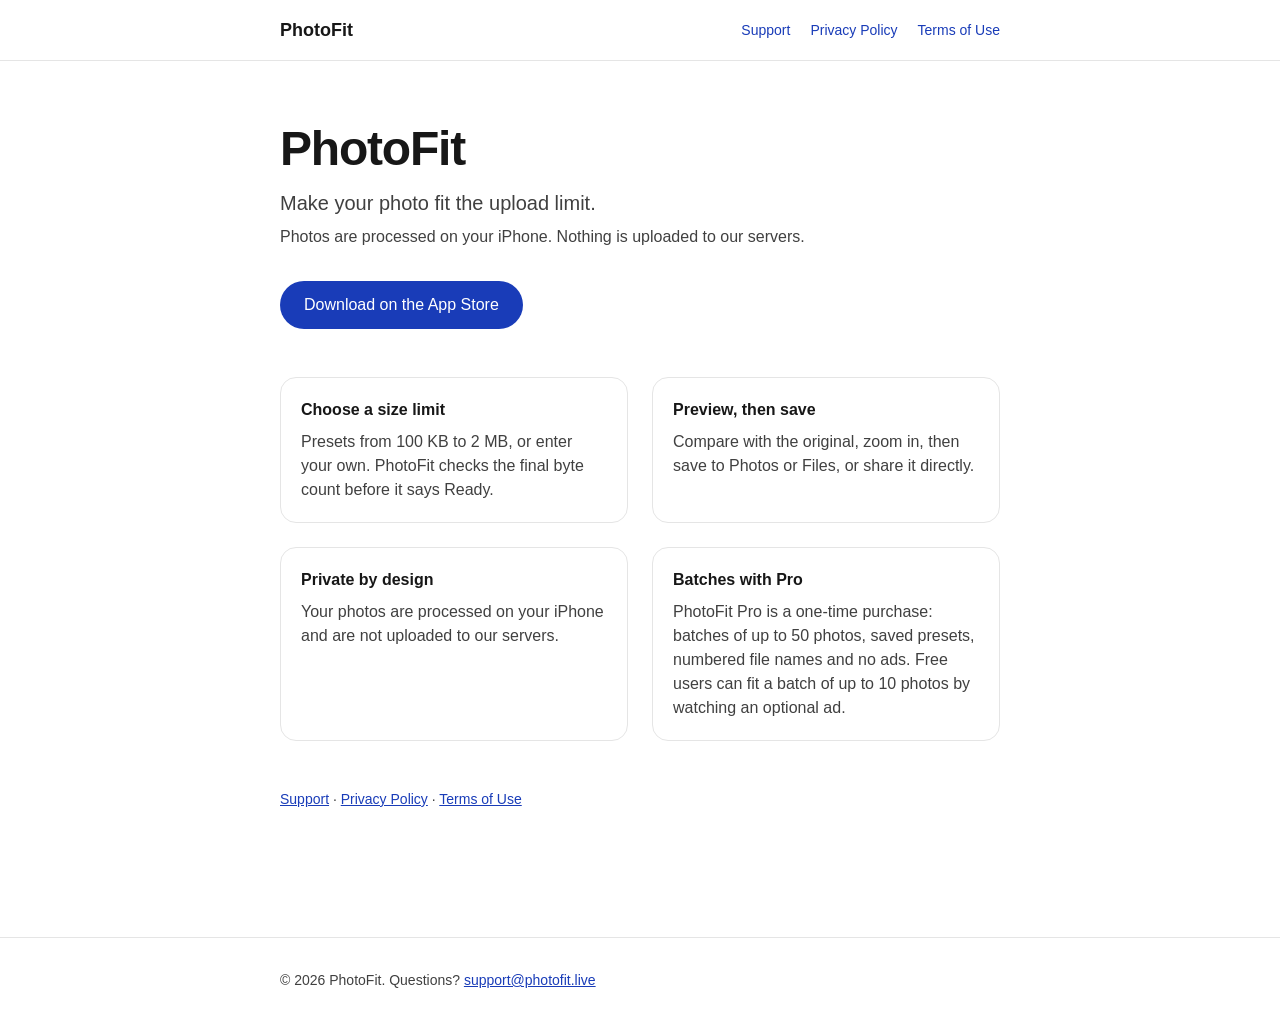
<file: index.html>
<!DOCTYPE html><html lang="en"><head><meta charSet="utf-8"/><meta name="viewport" content="width=device-width, initial-scale=1"/><link rel="stylesheet" href="/_next/static/chunks/2-iamkh0mepej.css" data-precedence="next"/><link rel="preload" as="script" fetchPriority="low" href="/_next/static/chunks/310vm2bl3xxpt.js"/><script src="/_next/static/chunks/19mx3mg6lkumu.js" async=""></script><script src="/_next/static/chunks/1rj7ns8rte9vc.js" async=""></script><script src="/_next/static/chunks/0erpg4rnzkm4w.js" async=""></script><script src="/_next/static/chunks/turbopack-1g4yvkg6ged8k.js" async=""></script><script src="/_next/static/chunks/1mpnoxox0-4cg.js" async=""></script><title>PhotoFit — Resize &amp; Compress</title><meta name="description" content="Resize and compress photos on your iPhone to fit any upload limit. Processed on your device."/><script src="/_next/static/chunks/0cz1d0mv5g_q7.js" noModule=""></script></head><body class="bg-white text-neutral-900 antialiased"><div hidden=""><!--$--><!--/$--></div><header class="border-b border-neutral-200"><nav aria-label="Main" class="mx-auto flex max-w-3xl flex-wrap items-center justify-between gap-x-8 gap-y-2 px-6 py-4"><a class="text-lg font-semibold" href="/">PhotoFit</a><ul class="flex flex-wrap gap-x-5 gap-y-1 text-sm"><li><a class="whitespace-nowrap text-blue-800 underline-offset-4 hover:underline" href="/support/">Support</a></li><li><a class="whitespace-nowrap text-blue-800 underline-offset-4 hover:underline" href="/privacy/">Privacy Policy</a></li><li><a class="whitespace-nowrap text-blue-800 underline-offset-4 hover:underline" href="/terms/">Terms of Use</a></li></ul></nav></header><main class="mx-auto max-w-3xl px-6 py-16"><h1 class="text-5xl font-semibold tracking-tight">PhotoFit</h1><p class="mt-4 text-xl text-neutral-700">Make your photo fit the upload limit.</p><p class="mt-2 text-neutral-700">Photos are processed on your iPhone. Nothing is uploaded to our servers.</p><a href="https://apps.apple.com/app/id6818913809" class="mt-8 inline-block rounded-full bg-blue-800 px-6 py-3 font-medium text-white hover:bg-blue-900">Download on the App Store</a><ul class="mt-12 grid gap-6 sm:grid-cols-2"><li class="rounded-2xl border border-neutral-200 p-5"><h2 class="font-semibold">Choose a size limit</h2><p class="mt-2 text-neutral-700">Presets from 100 KB to 2 MB, or enter your own. PhotoFit checks the final byte count before it says Ready.</p></li><li class="rounded-2xl border border-neutral-200 p-5"><h2 class="font-semibold">Preview, then save</h2><p class="mt-2 text-neutral-700">Compare with the original, zoom in, then save to Photos or Files, or share it directly.</p></li><li class="rounded-2xl border border-neutral-200 p-5"><h2 class="font-semibold">Private by design</h2><p class="mt-2 text-neutral-700">Your photos are processed on your iPhone and are not uploaded to our servers.</p></li><li class="rounded-2xl border border-neutral-200 p-5"><h2 class="font-semibold">Batches with Pro</h2><p class="mt-2 text-neutral-700">PhotoFit Pro is a one-time purchase: batches of up to 50 photos, saved presets, numbered file names and no ads. Free users can fit a batch of up to 10 photos by watching an optional ad.</p></li></ul><p class="mt-12 text-sm text-neutral-700"><a class="text-blue-800 underline" href="/support/">Support</a> ·<!-- --> <a class="text-blue-800 underline" href="/privacy/">Privacy Policy</a> ·<!-- --> <a class="text-blue-800 underline" href="/terms/">Terms of Use</a></p></main><!--$--><!--/$--><footer class="mt-16 border-t border-neutral-200"><div class="mx-auto max-w-3xl px-6 py-8 text-sm text-neutral-700"><p>© 2026 <!-- -->PhotoFit<!-- -->. Questions?<!-- --> <a href="mailto:support@photofit.live" class="text-blue-800 underline">support@photofit.live</a></p></div></footer><script src="/_next/static/chunks/310vm2bl3xxpt.js" id="_R_" async=""></script><script>(self.__next_f=self.__next_f||[]).push([0])</script><script>self.__next_f.push([1,"1:\"$Sreact.fragment\"\n2:I[22016,[\"/_next/static/chunks/1mpnoxox0-4cg.js\"],\"\"]\n3:I[39756,[\"/_next/static/chunks/1mpnoxox0-4cg.js\"],\"default\"]\n4:I[37457,[\"/_next/static/chunks/1mpnoxox0-4cg.js\"],\"default\"]\nb:I[68027,[\"/_next/static/chunks/1mpnoxox0-4cg.js\"],\"default\",1]\n:HL[\"/_next/static/chunks/2-iamkh0mepej.css\",\"style\"]\n"])</script><script>self.__next_f.push([1,"0:{\"P\":null,\"c\":[\"\",\"\"],\"q\":\"\",\"i\":false,\"f\":[[[\"\",{\"children\":[\"__PAGE__\",{},\"$undefined\",\"$undefined\",4608]},\"$undefined\",\"$undefined\",4624],[[\"$\",\"$1\",\"c\",{\"children\":[[[\"$\",\"link\",\"0\",{\"rel\":\"stylesheet\",\"href\":\"/_next/static/chunks/2-iamkh0mepej.css\",\"precedence\":\"next\",\"crossOrigin\":\"$undefined\",\"nonce\":\"$undefined\"}],[\"$\",\"script\",\"script-0\",{\"src\":\"/_next/static/chunks/1mpnoxox0-4cg.js\",\"async\":true,\"nonce\":\"$undefined\"}]],[\"$\",\"html\",null,{\"lang\":\"en\",\"children\":[\"$\",\"body\",null,{\"className\":\"bg-white text-neutral-900 antialiased\",\"children\":[[\"$\",\"header\",null,{\"className\":\"border-b border-neutral-200\",\"children\":[\"$\",\"nav\",null,{\"aria-label\":\"Main\",\"className\":\"mx-auto flex max-w-3xl flex-wrap items-center justify-between gap-x-8 gap-y-2 px-6 py-4\",\"children\":[[\"$\",\"$L2\",null,{\"href\":\"/\",\"className\":\"text-lg font-semibold\",\"children\":\"PhotoFit\"}],[\"$\",\"ul\",null,{\"className\":\"flex flex-wrap gap-x-5 gap-y-1 text-sm\",\"children\":[[\"$\",\"li\",null,{\"children\":[\"$\",\"$L2\",null,{\"href\":\"/support/\",\"className\":\"whitespace-nowrap text-blue-800 underline-offset-4 hover:underline\",\"children\":\"Support\"}]}],[\"$\",\"li\",null,{\"children\":[\"$\",\"$L2\",null,{\"href\":\"/privacy/\",\"className\":\"whitespace-nowrap text-blue-800 underline-offset-4 hover:underline\",\"children\":\"Privacy Policy\"}]}],[\"$\",\"li\",null,{\"children\":[\"$\",\"$L2\",null,{\"href\":\"/terms/\",\"className\":\"whitespace-nowrap text-blue-800 underline-offset-4 hover:underline\",\"children\":\"Terms of Use\"}]}]]}]]}]}],[\"$\",\"$L3\",null,{\"parallelRouterKey\":\"children\",\"error\":\"$undefined\",\"errorStyles\":\"$undefined\",\"errorScripts\":\"$undefined\",\"template\":[\"$\",\"$L4\",null,{}],\"templateStyles\":\"$undefined\",\"templateScripts\":\"$undefined\",\"notFound\":[[[\"$\",\"title\",null,{\"children\":\"404: This page could not be found.\"}],[\"$\",\"div\",null,{\"style\":{\"fontFamily\":\"system-ui,\\\"Segoe UI\\\",Roboto,Helvetica,Arial,sans-serif,\\\"Apple Color Emoji\\\",\\\"Segoe UI Emoji\\\"\",\"height\":\"100vh\",\"textAlign\":\"center\",\"display\":\"flex\",\"flexDirection\":\"column\",\"alignItems\":\"center\",\"justifyContent\":\"center\"},\"children\":[\"$\",\"div\",null,{\"children\":[[\"$\",\"style\",null,{\"dangerouslySetInnerHTML\":{\"__html\":\"body{color:#000;background:#fff;margin:0}.next-error-h1{border-right:1px solid rgba(0,0,0,.3)}@media (prefers-color-scheme:dark){body{color:#fff;background:#000}.next-error-h1{border-right:1px solid rgba(255,255,255,.3)}}\"}}],[\"$\",\"h1\",null,{\"className\":\"next-error-h1\",\"style\":{\"display\":\"inline-block\",\"margin\":\"0 20px 0 0\",\"padding\":\"0 23px 0 0\",\"fontSize\":24,\"fontWeight\":500,\"verticalAlign\":\"top\",\"lineHeight\":\"49px\"},\"children\":404}],[\"$\",\"div\",null,{\"style\":{\"display\":\"inline-block\"},\"children\":[\"$\",\"h2\",null,{\"style\":{\"fontSize\":14,\"fontWeight\":400,\"lineHeight\":\"49px\",\"margin\":0},\"children\":\"This page could not be found.\"}]}]]}]}]],[]],\"forbidden\":\"$undefined\",\"unauthorized\":\"$undefined\"}],[\"$\",\"footer\",null,{\"className\":\"mt-16 border-t border-neutral-200\",\"children\":[\"$\",\"div\",null,{\"className\":\"mx-auto max-w-3xl px-6 py-8 text-sm text-neutral-700\",\"children\":[\"$\",\"p\",null,{\"children\":[\"© 2026 \",\"PhotoFit\",\". Questions?\",\" \",[\"$\",\"a\",null,{\"href\":\"mailto:support@photofit.live\",\"className\":\"text-blue-800 underline\",\"children\":\"support@photofit.live\"}]]}]}]}]]}]}]]}],{\"children\":[[\"$\",\"$1\",\"c\",{\"children\":[[\"$\",\"main\",null,{\"className\":\"mx-auto max-w-3xl px-6 py-16\",\"children\":[[\"$\",\"h1\",null,{\"className\":\"text-5xl font-semibold tracking-tight\",\"children\":\"PhotoFit\"}],[\"$\",\"p\",null,{\"className\":\"mt-4 text-xl text-neutral-700\",\"children\":\"Make your photo fit the upload limit.\"}],[\"$\",\"p\",null,{\"className\":\"mt-2 text-neutral-700\",\"children\":\"Photos are processed on your iPhone. Nothing is uploaded to our servers.\"}],[\"$\",\"a\",null,{\"href\":\"https://apps.apple.com/app/id6818913809\",\"className\":\"mt-8 inline-block rounded-full bg-blue-800 px-6 py-3 font-medium text-white hover:bg-blue-900\",\"children\":\"Download on the App Store\"}],[\"$\",\"ul\",null,{\"className\":\"mt-12 grid gap-6 sm:grid-cols-2\",\"children\":[[\"$\",\"li\",\"Choose a size limit\",{\"className\":\"rounded-2xl border border-neutral-200 p-5\",\"children\":[[\"$\",\"h2\",null,{\"className\":\"font-semibold\",\"children\":\"Choose a size limit\"}],[\"$\",\"p\",null,{\"className\":\"mt-2 text-neutral-700\",\"children\":\"Presets from 100 KB to 2 MB, or enter your own. PhotoFit checks the final byte count before it says Ready.\"}]]}],[\"$\",\"li\",\"Preview, then save\",{\"className\":\"rounded-2xl border border-neutral-200 p-5\",\"children\":[[\"$\",\"h2\",null,{\"className\":\"font-semibold\",\"children\":\"Preview, then save\"}],\"$L5\"]}],\"$L6\",\"$L7\"]}],\"$L8\"]}],null,\"$L9\"]}],{},null,false,null]},null,false,null],\"$La\",false]],\"m\":\"$undefined\",\"G\":[\"$b\",[\"$Lc\"]],\"S\":true,\"h\":null,\"r\":\"$undefined\",\"s\":\"$undefined\",\"a\":\"$undefined\",\"l\":\"$undefined\",\"p\":\"$undefined\",\"d\":\"$undefined\",\"b\":\"DSYpb7-q0Zrqx4z5RWVbk\"}\n"])</script><script>self.__next_f.push([1,"d:I[97367,[\"/_next/static/chunks/1mpnoxox0-4cg.js\"],\"OutletBoundary\"]\ne:\"$Sreact.suspense\"\n10:I[97367,[\"/_next/static/chunks/1mpnoxox0-4cg.js\"],\"ViewportBoundary\"]\n12:I[97367,[\"/_next/static/chunks/1mpnoxox0-4cg.js\"],\"MetadataBoundary\"]\n5:[\"$\",\"p\",null,{\"className\":\"mt-2 text-neutral-700\",\"children\":\"Compare with the original, zoom in, then save to Photos or Files, or share it directly.\"}]\n6:[\"$\",\"li\",\"Private by design\",{\"className\":\"rounded-2xl border border-neutral-200 p-5\",\"children\":[[\"$\",\"h2\",null,{\"className\":\"font-semibold\",\"children\":\"Private by design\"}],[\"$\",\"p\",null,{\"className\":\"mt-2 text-neutral-700\",\"children\":\"Your photos are processed on your iPhone and are not uploaded to our servers.\"}]]}]\n7:[\"$\",\"li\",\"Batches with Pro\",{\"className\":\"rounded-2xl border border-neutral-200 p-5\",\"children\":[[\"$\",\"h2\",null,{\"className\":\"font-semibold\",\"children\":\"Batches with Pro\"}],[\"$\",\"p\",null,{\"className\":\"mt-2 text-neutral-700\",\"children\":\"PhotoFit Pro is a one-time purchase: batches of up to 50 photos, saved presets, numbered file names and no ads. Free users can fit a batch of up to 10 photos by watching an optional ad.\"}]]}]\n8:[\"$\",\"p\",null,{\"className\":\"mt-12 text-sm text-neutral-700\",\"children\":[[\"$\",\"$L2\",null,{\"href\":\"/support/\",\"className\":\"text-blue-800 underline\",\"children\":\"Support\"}],\" ·\",\" \",[\"$\",\"$L2\",null,{\"href\":\"/privacy/\",\"className\":\"text-blue-800 underline\",\"children\":\"Privacy Policy\"}],\" ·\",\" \",[\"$\",\"$L2\",null,{\"href\":\"/terms/\",\"className\":\"text-blue-800 underline\",\"children\":\"Terms of Use\"}]]}]\n9:[\"$\",\"$Ld\",null,{\"children\":[\"$\",\"$e\",null,{\"name\":\"Next.MetadataOutlet\",\"children\":\"$@f\"}]}]\na:[\"$\",\"$1\",\"h\",{\"children\":[null,[\"$\",\"$L10\",null,{\"children\":\"$L11\"}],[\"$\",\"div\",null,{\"hidden\":true,\"children\":[\"$\",\"$L12\",null,{\"children\":[\"$\",\"$e\",null,{\"name\":\"Next.Metadata\",\"children\":\"$L13\"}]}]}],null]}]\nc:[\"$\",\"link\",\"0\",{\"rel\":\"stylesheet\",\"href\":\"/_next/static/chunks/2-iamkh0mepej.css\",\"precedence\":\"next\",\"crossOrigin\":\"$undefined\",\"nonce\":\"$undefined\"}]\n"])</script><script>self.__next_f.push([1,"11:[[\"$\",\"meta\",\"0\",{\"charSet\":\"utf-8\"}],[\"$\",\"meta\",\"1\",{\"name\":\"viewport\",\"content\":\"width=device-width, initial-scale=1\"}]]\n"])</script><script>self.__next_f.push([1,"f:null\n13:[[\"$\",\"title\",\"0\",{\"children\":\"PhotoFit — Resize \u0026 Compress\"}],[\"$\",\"meta\",\"1\",{\"name\":\"description\",\"content\":\"Resize and compress photos on your iPhone to fit any upload limit. Processed on your device.\"}]]\n"])</script></body></html>
</file>
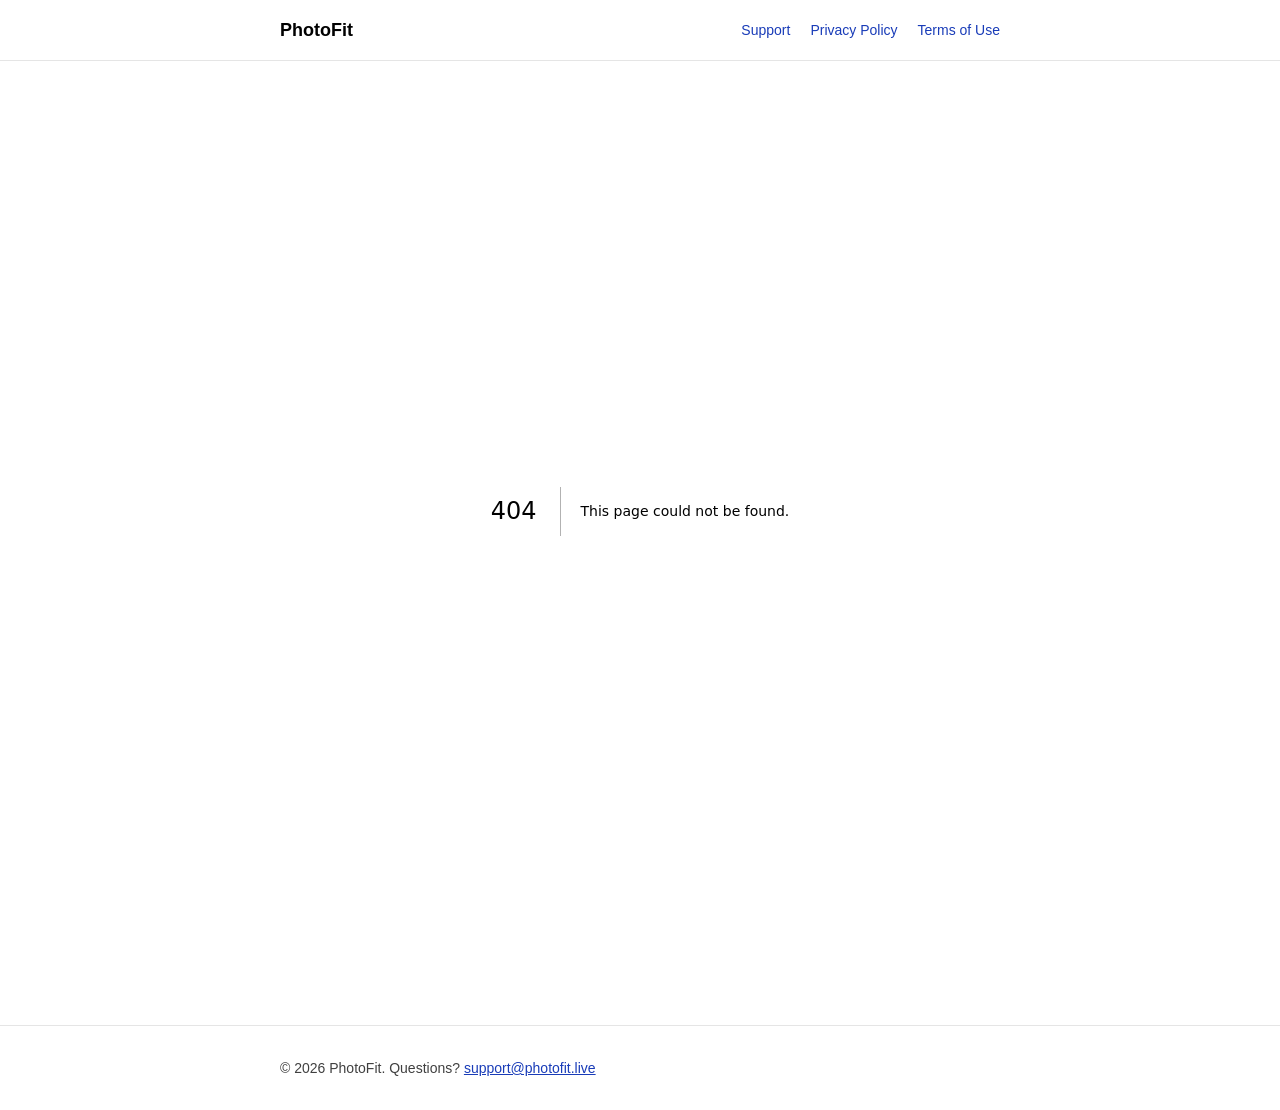
<file: 404/index.html>
<!DOCTYPE html><html lang="en"><head><meta charSet="utf-8"/><meta name="viewport" content="width=device-width, initial-scale=1"/><link rel="stylesheet" href="/_next/static/chunks/2-iamkh0mepej.css" data-precedence="next"/><link rel="preload" as="script" fetchPriority="low" href="/_next/static/chunks/310vm2bl3xxpt.js"/><script src="/_next/static/chunks/19mx3mg6lkumu.js" async=""></script><script src="/_next/static/chunks/1rj7ns8rte9vc.js" async=""></script><script src="/_next/static/chunks/0erpg4rnzkm4w.js" async=""></script><script src="/_next/static/chunks/turbopack-1g4yvkg6ged8k.js" async=""></script><script src="/_next/static/chunks/1mpnoxox0-4cg.js" async=""></script><meta name="robots" content="noindex"/><title>404: This page could not be found.</title><title>PhotoFit — Resize &amp; Compress</title><meta name="description" content="Resize and compress photos on your iPhone to fit any upload limit. Processed on your device."/><script src="/_next/static/chunks/0cz1d0mv5g_q7.js" noModule=""></script></head><body class="bg-white text-neutral-900 antialiased"><div hidden=""><!--$--><!--/$--></div><header class="border-b border-neutral-200"><nav aria-label="Main" class="mx-auto flex max-w-3xl flex-wrap items-center justify-between gap-x-8 gap-y-2 px-6 py-4"><a class="text-lg font-semibold" href="/">PhotoFit</a><ul class="flex flex-wrap gap-x-5 gap-y-1 text-sm"><li><a class="whitespace-nowrap text-blue-800 underline-offset-4 hover:underline" href="/support/">Support</a></li><li><a class="whitespace-nowrap text-blue-800 underline-offset-4 hover:underline" href="/privacy/">Privacy Policy</a></li><li><a class="whitespace-nowrap text-blue-800 underline-offset-4 hover:underline" href="/terms/">Terms of Use</a></li></ul></nav></header><div style="font-family:system-ui,&quot;Segoe UI&quot;,Roboto,Helvetica,Arial,sans-serif,&quot;Apple Color Emoji&quot;,&quot;Segoe UI Emoji&quot;;height:100vh;text-align:center;display:flex;flex-direction:column;align-items:center;justify-content:center"><div><style>body{color:#000;background:#fff;margin:0}.next-error-h1{border-right:1px solid rgba(0,0,0,.3)}@media (prefers-color-scheme:dark){body{color:#fff;background:#000}.next-error-h1{border-right:1px solid rgba(255,255,255,.3)}}</style><h1 class="next-error-h1" style="display:inline-block;margin:0 20px 0 0;padding:0 23px 0 0;font-size:24px;font-weight:500;vertical-align:top;line-height:49px">404</h1><div style="display:inline-block"><h2 style="font-size:14px;font-weight:400;line-height:49px;margin:0">This page could not be found.</h2></div></div></div><!--$--><!--/$--><footer class="mt-16 border-t border-neutral-200"><div class="mx-auto max-w-3xl px-6 py-8 text-sm text-neutral-700"><p>© 2026 <!-- -->PhotoFit<!-- -->. Questions?<!-- --> <a href="mailto:support@photofit.live" class="text-blue-800 underline">support@photofit.live</a></p></div></footer><script src="/_next/static/chunks/310vm2bl3xxpt.js" id="_R_" async=""></script><script>(self.__next_f=self.__next_f||[]).push([0])</script><script>self.__next_f.push([1,"1:\"$Sreact.fragment\"\n2:I[22016,[\"/_next/static/chunks/1mpnoxox0-4cg.js\"],\"\"]\n3:I[39756,[\"/_next/static/chunks/1mpnoxox0-4cg.js\"],\"default\"]\n4:I[37457,[\"/_next/static/chunks/1mpnoxox0-4cg.js\"],\"default\"]\n5:I[97367,[\"/_next/static/chunks/1mpnoxox0-4cg.js\"],\"OutletBoundary\"]\n6:\"$Sreact.suspense\"\n9:I[97367,[\"/_next/static/chunks/1mpnoxox0-4cg.js\"],\"ViewportBoundary\"]\nb:I[97367,[\"/_next/static/chunks/1mpnoxox0-4cg.js\"],\"MetadataBoundary\"]\nd:I[68027,[\"/_next/static/chunks/1mpnoxox0-4cg.js\"],\"default\",1]\n:HL[\"/_next/static/chunks/2-iamkh0mepej.css\",\"style\"]\n8:X\n"])</script><script>self.__next_f.push([1,"0:{\"P\":null,\"c\":[\"\",\"_not-found\",\"\"],\"q\":\"\",\"i\":false,\"f\":[[[\"\",{\"children\":[\"/_not-found\",{\"children\":[\"__PAGE__\",{},\"$undefined\",\"$undefined\",4608]},\"$undefined\",\"$undefined\",4608]},\"$undefined\",\"$undefined\",4624],[[\"$\",\"$1\",\"c\",{\"children\":[[[\"$\",\"link\",\"0\",{\"rel\":\"stylesheet\",\"href\":\"/_next/static/chunks/2-iamkh0mepej.css\",\"precedence\":\"next\",\"crossOrigin\":\"$undefined\",\"nonce\":\"$undefined\"}],[\"$\",\"script\",\"script-0\",{\"src\":\"/_next/static/chunks/1mpnoxox0-4cg.js\",\"async\":true,\"nonce\":\"$undefined\"}]],[\"$\",\"html\",null,{\"lang\":\"en\",\"children\":[\"$\",\"body\",null,{\"className\":\"bg-white text-neutral-900 antialiased\",\"children\":[[\"$\",\"header\",null,{\"className\":\"border-b border-neutral-200\",\"children\":[\"$\",\"nav\",null,{\"aria-label\":\"Main\",\"className\":\"mx-auto flex max-w-3xl flex-wrap items-center justify-between gap-x-8 gap-y-2 px-6 py-4\",\"children\":[[\"$\",\"$L2\",null,{\"href\":\"/\",\"className\":\"text-lg font-semibold\",\"children\":\"PhotoFit\"}],[\"$\",\"ul\",null,{\"className\":\"flex flex-wrap gap-x-5 gap-y-1 text-sm\",\"children\":[[\"$\",\"li\",null,{\"children\":[\"$\",\"$L2\",null,{\"href\":\"/support/\",\"className\":\"whitespace-nowrap text-blue-800 underline-offset-4 hover:underline\",\"children\":\"Support\"}]}],[\"$\",\"li\",null,{\"children\":[\"$\",\"$L2\",null,{\"href\":\"/privacy/\",\"className\":\"whitespace-nowrap text-blue-800 underline-offset-4 hover:underline\",\"children\":\"Privacy Policy\"}]}],[\"$\",\"li\",null,{\"children\":[\"$\",\"$L2\",null,{\"href\":\"/terms/\",\"className\":\"whitespace-nowrap text-blue-800 underline-offset-4 hover:underline\",\"children\":\"Terms of Use\"}]}]]}]]}]}],[\"$\",\"$L3\",null,{\"parallelRouterKey\":\"children\",\"error\":\"$undefined\",\"errorStyles\":\"$undefined\",\"errorScripts\":\"$undefined\",\"template\":[\"$\",\"$L4\",null,{}],\"templateStyles\":\"$undefined\",\"templateScripts\":\"$undefined\",\"notFound\":[[[\"$\",\"title\",null,{\"children\":\"404: This page could not be found.\"}],[\"$\",\"div\",null,{\"style\":{\"fontFamily\":\"system-ui,\\\"Segoe UI\\\",Roboto,Helvetica,Arial,sans-serif,\\\"Apple Color Emoji\\\",\\\"Segoe UI Emoji\\\"\",\"height\":\"100vh\",\"textAlign\":\"center\",\"display\":\"flex\",\"flexDirection\":\"column\",\"alignItems\":\"center\",\"justifyContent\":\"center\"},\"children\":[\"$\",\"div\",null,{\"children\":[[\"$\",\"style\",null,{\"dangerouslySetInnerHTML\":{\"__html\":\"body{color:#000;background:#fff;margin:0}.next-error-h1{border-right:1px solid rgba(0,0,0,.3)}@media (prefers-color-scheme:dark){body{color:#fff;background:#000}.next-error-h1{border-right:1px solid rgba(255,255,255,.3)}}\"}}],[\"$\",\"h1\",null,{\"className\":\"next-error-h1\",\"style\":{\"display\":\"inline-block\",\"margin\":\"0 20px 0 0\",\"padding\":\"0 23px 0 0\",\"fontSize\":24,\"fontWeight\":500,\"verticalAlign\":\"top\",\"lineHeight\":\"49px\"},\"children\":404}],[\"$\",\"div\",null,{\"style\":{\"display\":\"inline-block\"},\"children\":[\"$\",\"h2\",null,{\"style\":{\"fontSize\":14,\"fontWeight\":400,\"lineHeight\":\"49px\",\"margin\":0},\"children\":\"This page could not be found.\"}]}]]}]}]],[]],\"forbidden\":\"$undefined\",\"unauthorized\":\"$undefined\"}],[\"$\",\"footer\",null,{\"className\":\"mt-16 border-t border-neutral-200\",\"children\":[\"$\",\"div\",null,{\"className\":\"mx-auto max-w-3xl px-6 py-8 text-sm text-neutral-700\",\"children\":[\"$\",\"p\",null,{\"children\":[\"© 2026 \",\"PhotoFit\",\". Questions?\",\" \",[\"$\",\"a\",null,{\"href\":\"mailto:support@photofit.live\",\"className\":\"text-blue-800 underline\",\"children\":\"support@photofit.live\"}]]}]}]}]]}]}]]}],{\"children\":[[\"$\",\"$1\",\"c\",{\"children\":[null,[\"$\",\"$L3\",null,{\"parallelRouterKey\":\"children\",\"error\":\"$undefined\",\"errorStyles\":\"$undefined\",\"errorScripts\":\"$undefined\",\"template\":[\"$\",\"$L4\",null,{}],\"templateStyles\":\"$undefined\",\"templateScripts\":\"$undefined\",\"notFound\":\"$undefined\",\"forbidden\":\"$undefined\",\"unauthorized\":\"$undefined\"}]]}],{\"children\":[[\"$\",\"$1\",\"c\",{\"children\":[[[\"$\",\"title\",null,{\"children\":\"404: This page could not be found.\"}],[\"$\",\"div\",null,{\"style\":\"$0:f:0:1:0:props:children:1:props:children:props:children:1:props:notFound:0:1:props:style\",\"children\":[\"$\",\"div\",null,{\"children\":[[\"$\",\"style\",null,{\"dangerouslySetInnerHTML\":{\"__html\":\"body{color:#000;background:#fff;margin:0}.next-error-h1{border-right:1px solid rgba(0,0,0,.3)}@media (prefers-color-scheme:dark){body{color:#fff;background:#000}.next-error-h1{border-right:1px solid rgba(255,255,255,.3)}}\"}}],[\"$\",\"h1\",null,{\"className\":\"next-error-h1\",\"style\":\"$0:f:0:1:0:props:children:1:props:children:props:children:1:props:notFound:0:1:props:children:props:children:1:props:style\",\"children\":404}],[\"$\",\"div\",null,{\"style\":\"$0:f:0:1:0:props:children:1:props:children:props:children:1:props:notFound:0:1:props:children:props:children:2:props:style\",\"children\":[\"$\",\"h2\",null,{\"style\":\"$0:f:0:1:0:props:children:1:props:children:props:children:1:props:notFound:0:1:props:children:props:children:2:props:children:props:style\",\"children\":\"This page could not be found.\"}]}]]}]}]],null,[\"$\",\"$L5\",null,{\"children\":[\"$\",\"$6\",null,{\"name\":\"Next.MetadataOutlet\",\"children\":\"$@7\"}]}]]}],{},null,false,null]},null,false,\"$8\"]},null,false,null],[\"$\",\"$1\",\"h\",{\"children\":[[\"$\",\"meta\",null,{\"name\":\"robots\",\"content\":\"noindex\"}],[\"$\",\"$L9\",null,{\"children\":\"$La\"}],[\"$\",\"div\",null,{\"hidden\":true,\"children\":[\"$\",\"$Lb\",null,{\"children\":[\"$\",\"$6\",null,{\"name\":\"Next.Metadata\",\"children\":\"$Lc\"}]}]}],null]}],false]],\"m\":\"$undefined\",\"G\":[\"$d\",[[\"$\",\"link\",\"0\",{\"rel\":\"stylesheet\",\"href\":\"/_next/static/chunks/2-iamkh0mepej.css\",\"precedence\":\"next\",\"crossOrigin\":\"$undefined\",\"nonce\":\"$undefined\"}]]],\"S\":true,\"h\":null,\"r\":\"$undefined\",\"s\":\"$undefined\",\"a\":\"$undefined\",\"l\":\"$undefined\",\"p\":\"$undefined\",\"d\":\"$undefined\",\"b\":\"DSYpb7-q0Zrqx4z5RWVbk\"}\n"])</script><script>self.__next_f.push([1,"8:C\na:[[\"$\",\"meta\",\"0\",{\"charSet\":\"utf-8\"}],[\"$\",\"meta\",\"1\",{\"name\":\"viewport\",\"content\":\"width=device-width, initial-scale=1\"}]]\n"])</script><script>self.__next_f.push([1,"7:null\nc:[[\"$\",\"title\",\"0\",{\"children\":\"PhotoFit — Resize \u0026 Compress\"}],[\"$\",\"meta\",\"1\",{\"name\":\"description\",\"content\":\"Resize and compress photos on your iPhone to fit any upload limit. Processed on your device.\"}]]\n"])</script></body></html>
</file>
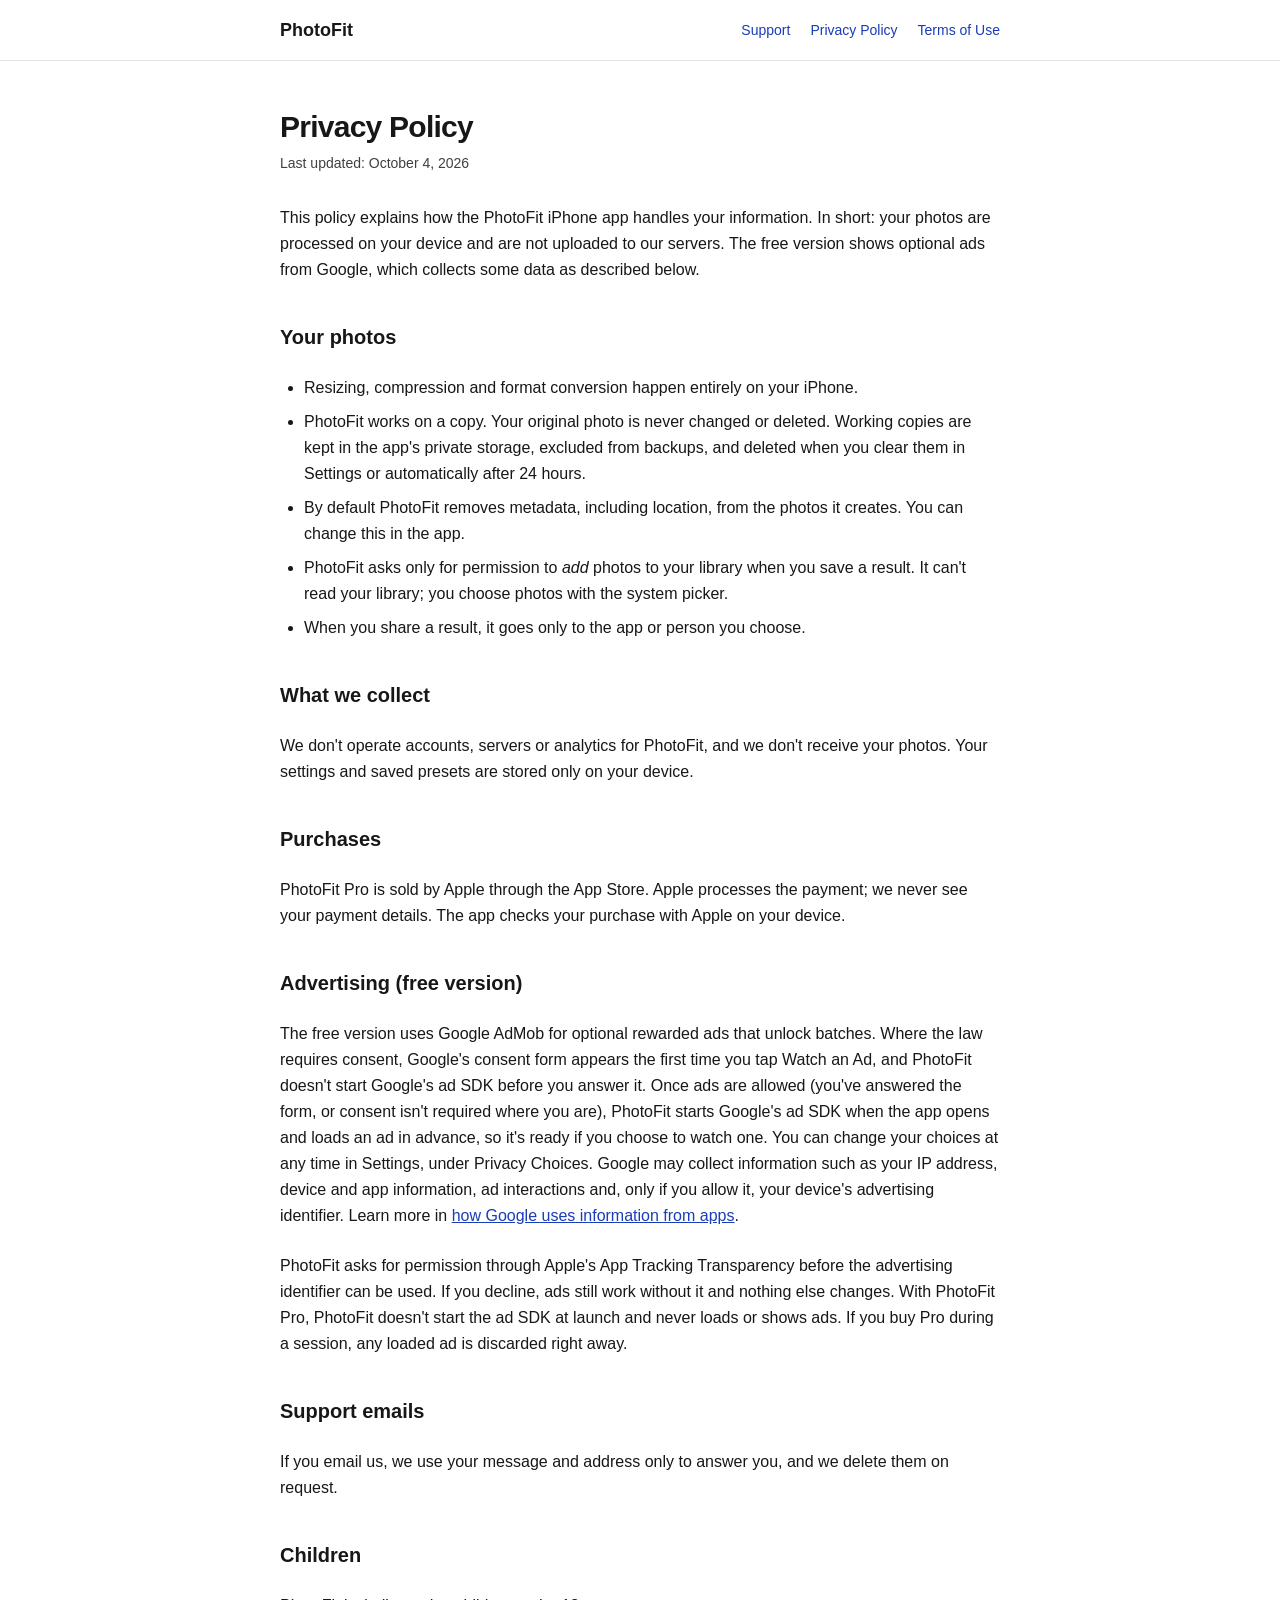
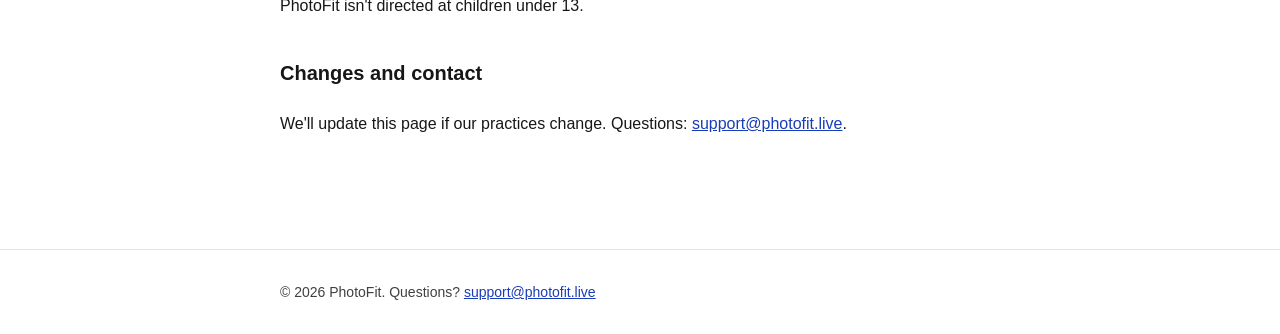
<file: privacy/index.html>
<!DOCTYPE html><html lang="en"><head><meta charSet="utf-8"/><meta name="viewport" content="width=device-width, initial-scale=1"/><link rel="stylesheet" href="/_next/static/chunks/2-iamkh0mepej.css" data-precedence="next"/><link rel="preload" as="script" fetchPriority="low" href="/_next/static/chunks/310vm2bl3xxpt.js"/><script src="/_next/static/chunks/19mx3mg6lkumu.js" async=""></script><script src="/_next/static/chunks/1rj7ns8rte9vc.js" async=""></script><script src="/_next/static/chunks/0erpg4rnzkm4w.js" async=""></script><script src="/_next/static/chunks/turbopack-1g4yvkg6ged8k.js" async=""></script><script src="/_next/static/chunks/1mpnoxox0-4cg.js" async=""></script><title>Privacy Policy · PhotoFit</title><meta name="description" content="Resize and compress photos on your iPhone to fit any upload limit. Processed on your device."/><script src="/_next/static/chunks/0cz1d0mv5g_q7.js" noModule=""></script></head><body class="bg-white text-neutral-900 antialiased"><div hidden=""><!--$--><!--/$--></div><header class="border-b border-neutral-200"><nav aria-label="Main" class="mx-auto flex max-w-3xl flex-wrap items-center justify-between gap-x-8 gap-y-2 px-6 py-4"><a class="text-lg font-semibold" href="/">PhotoFit</a><ul class="flex flex-wrap gap-x-5 gap-y-1 text-sm"><li><a class="whitespace-nowrap text-blue-800 underline-offset-4 hover:underline" href="/support/">Support</a></li><li><a class="whitespace-nowrap text-blue-800 underline-offset-4 hover:underline" href="/privacy/">Privacy Policy</a></li><li><a class="whitespace-nowrap text-blue-800 underline-offset-4 hover:underline" href="/terms/">Terms of Use</a></li></ul></nav></header><main class="mx-auto max-w-3xl px-6 py-12"><h1 class="text-3xl font-semibold tracking-tight">Privacy Policy</h1><p class="mt-2 text-sm text-neutral-700">Last updated: <!-- -->October 4, 2026</p><div class="mt-8 space-y-6 leading-relaxed [&amp;_h2]:mt-10 [&amp;_h2]:text-xl [&amp;_h2]:font-semibold [&amp;_ul]:list-disc [&amp;_ul]:space-y-2 [&amp;_ul]:pl-6 [&amp;_a]:text-blue-800 [&amp;_a]:underline"><p>This policy explains how the <!-- -->PhotoFit<!-- --> iPhone app handles your information. In short: your photos are processed on your device and are not uploaded to our servers. The free version shows optional ads from Google, which collects some data as described below.</p><h2>Your photos</h2><ul><li>Resizing, compression and format conversion happen entirely on your iPhone.</li><li>PhotoFit works on a copy. Your original photo is never changed or deleted. Working copies are kept in the app&#x27;s private storage, excluded from backups, and deleted when you clear them in Settings or automatically after 24 hours.</li><li>By default PhotoFit removes metadata, including location, from the photos it creates. You can change this in the app.</li><li>PhotoFit asks only for permission to <em>add</em> photos to your library when you save a result. It can&#x27;t read your library; you choose photos with the system picker.</li><li>When you share a result, it goes only to the app or person you choose.</li></ul><h2>What we collect</h2><p>We don&#x27;t operate accounts, servers or analytics for PhotoFit, and we don&#x27;t receive your photos. Your settings and saved presets are stored only on your device.</p><h2>Purchases</h2><p>PhotoFit Pro is sold by Apple through the App Store. Apple processes the payment; we never see your payment details. The app checks your purchase with Apple on your device.</p><h2>Advertising (free version)</h2><p>The free version uses Google AdMob for optional rewarded ads that unlock batches. Where the law requires consent, Google&#x27;s consent form appears the first time you tap Watch an Ad, and PhotoFit doesn&#x27;t start Google&#x27;s ad SDK before you answer it. Once ads are allowed (you&#x27;ve answered the form, or consent isn&#x27;t required where you are), PhotoFit starts Google&#x27;s ad SDK when the app opens and loads an ad in advance, so it&#x27;s ready if you choose to watch one. You can change your choices at any time in Settings, under Privacy Choices. Google may collect information such as your IP address, device and app information, ad interactions and, only if you allow it, your device&#x27;s advertising identifier. Learn more in<!-- --> <a href="https://policies.google.com/technologies/partner-sites">how Google uses information from apps</a>.</p><p>PhotoFit asks for permission through Apple&#x27;s App Tracking Transparency before the advertising identifier can be used. If you decline, ads still work without it and nothing else changes. With PhotoFit Pro, PhotoFit doesn&#x27;t start the ad SDK at launch and never loads or shows ads. If you buy Pro during a session, any loaded ad is discarded right away.</p><h2>Support emails</h2><p>If you email us, we use your message and address only to answer you, and we delete them on request.</p><h2>Children</h2><p>PhotoFit isn&#x27;t directed at children under 13.</p><h2>Changes and contact</h2><p>We&#x27;ll update this page if our practices change. Questions:<!-- --> <a href="mailto:support@photofit.live">support@photofit.live</a>.</p></div></main><!--$--><!--/$--><footer class="mt-16 border-t border-neutral-200"><div class="mx-auto max-w-3xl px-6 py-8 text-sm text-neutral-700"><p>© 2026 <!-- -->PhotoFit<!-- -->. Questions?<!-- --> <a href="mailto:support@photofit.live" class="text-blue-800 underline">support@photofit.live</a></p></div></footer><script src="/_next/static/chunks/310vm2bl3xxpt.js" id="_R_" async=""></script><script>(self.__next_f=self.__next_f||[]).push([0])</script><script>self.__next_f.push([1,"1:\"$Sreact.fragment\"\n2:I[22016,[\"/_next/static/chunks/1mpnoxox0-4cg.js\"],\"\"]\n3:I[39756,[\"/_next/static/chunks/1mpnoxox0-4cg.js\"],\"default\"]\n4:I[37457,[\"/_next/static/chunks/1mpnoxox0-4cg.js\"],\"default\"]\n18:I[68027,[\"/_next/static/chunks/1mpnoxox0-4cg.js\"],\"default\",1]\n:HL[\"/_next/static/chunks/2-iamkh0mepej.css\",\"style\"]\n16:X\n"])</script><script>self.__next_f.push([1,"0:{\"P\":null,\"c\":[\"\",\"privacy\",\"\"],\"q\":\"\",\"i\":false,\"f\":[[[\"\",{\"children\":[\"privacy\",{\"children\":[\"__PAGE__\",{},\"$undefined\",\"$undefined\",4608]},\"$undefined\",\"$undefined\",4608]},\"$undefined\",\"$undefined\",4624],[[\"$\",\"$1\",\"c\",{\"children\":[[[\"$\",\"link\",\"0\",{\"rel\":\"stylesheet\",\"href\":\"/_next/static/chunks/2-iamkh0mepej.css\",\"precedence\":\"next\",\"crossOrigin\":\"$undefined\",\"nonce\":\"$undefined\"}],[\"$\",\"script\",\"script-0\",{\"src\":\"/_next/static/chunks/1mpnoxox0-4cg.js\",\"async\":true,\"nonce\":\"$undefined\"}]],[\"$\",\"html\",null,{\"lang\":\"en\",\"children\":[\"$\",\"body\",null,{\"className\":\"bg-white text-neutral-900 antialiased\",\"children\":[[\"$\",\"header\",null,{\"className\":\"border-b border-neutral-200\",\"children\":[\"$\",\"nav\",null,{\"aria-label\":\"Main\",\"className\":\"mx-auto flex max-w-3xl flex-wrap items-center justify-between gap-x-8 gap-y-2 px-6 py-4\",\"children\":[[\"$\",\"$L2\",null,{\"href\":\"/\",\"className\":\"text-lg font-semibold\",\"children\":\"PhotoFit\"}],[\"$\",\"ul\",null,{\"className\":\"flex flex-wrap gap-x-5 gap-y-1 text-sm\",\"children\":[[\"$\",\"li\",null,{\"children\":[\"$\",\"$L2\",null,{\"href\":\"/support/\",\"className\":\"whitespace-nowrap text-blue-800 underline-offset-4 hover:underline\",\"children\":\"Support\"}]}],[\"$\",\"li\",null,{\"children\":[\"$\",\"$L2\",null,{\"href\":\"/privacy/\",\"className\":\"whitespace-nowrap text-blue-800 underline-offset-4 hover:underline\",\"children\":\"Privacy Policy\"}]}],[\"$\",\"li\",null,{\"children\":[\"$\",\"$L2\",null,{\"href\":\"/terms/\",\"className\":\"whitespace-nowrap text-blue-800 underline-offset-4 hover:underline\",\"children\":\"Terms of Use\"}]}]]}]]}]}],[\"$\",\"$L3\",null,{\"parallelRouterKey\":\"children\",\"error\":\"$undefined\",\"errorStyles\":\"$undefined\",\"errorScripts\":\"$undefined\",\"template\":[\"$\",\"$L4\",null,{}],\"templateStyles\":\"$undefined\",\"templateScripts\":\"$undefined\",\"notFound\":[[[\"$\",\"title\",null,{\"children\":\"404: This page could not be found.\"}],[\"$\",\"div\",null,{\"style\":{\"fontFamily\":\"system-ui,\\\"Segoe UI\\\",Roboto,Helvetica,Arial,sans-serif,\\\"Apple Color Emoji\\\",\\\"Segoe UI Emoji\\\"\",\"height\":\"100vh\",\"textAlign\":\"center\",\"display\":\"flex\",\"flexDirection\":\"column\",\"alignItems\":\"center\",\"justifyContent\":\"center\"},\"children\":[\"$\",\"div\",null,{\"children\":[[\"$\",\"style\",null,{\"dangerouslySetInnerHTML\":{\"__html\":\"body{color:#000;background:#fff;margin:0}.next-error-h1{border-right:1px solid rgba(0,0,0,.3)}@media (prefers-color-scheme:dark){body{color:#fff;background:#000}.next-error-h1{border-right:1px solid rgba(255,255,255,.3)}}\"}}],[\"$\",\"h1\",null,{\"className\":\"next-error-h1\",\"style\":{\"display\":\"inline-block\",\"margin\":\"0 20px 0 0\",\"padding\":\"0 23px 0 0\",\"fontSize\":24,\"fontWeight\":500,\"verticalAlign\":\"top\",\"lineHeight\":\"49px\"},\"children\":404}],[\"$\",\"div\",null,{\"style\":{\"display\":\"inline-block\"},\"children\":[\"$\",\"h2\",null,{\"style\":{\"fontSize\":14,\"fontWeight\":400,\"lineHeight\":\"49px\",\"margin\":0},\"children\":\"This page could not be found.\"}]}]]}]}]],[]],\"forbidden\":\"$undefined\",\"unauthorized\":\"$undefined\"}],[\"$\",\"footer\",null,{\"className\":\"mt-16 border-t border-neutral-200\",\"children\":[\"$\",\"div\",null,{\"className\":\"mx-auto max-w-3xl px-6 py-8 text-sm text-neutral-700\",\"children\":[\"$\",\"p\",null,{\"children\":[\"© 2026 \",\"PhotoFit\",\". Questions?\",\" \",[\"$\",\"a\",null,{\"href\":\"mailto:support@photofit.live\",\"className\":\"text-blue-800 underline\",\"children\":\"support@photofit.live\"}]]}]}]}]]}]}]]}],{\"children\":[[\"$\",\"$1\",\"c\",{\"children\":[null,[\"$\",\"$L3\",null,{\"parallelRouterKey\":\"children\",\"error\":\"$undefined\",\"errorStyles\":\"$undefined\",\"errorScripts\":\"$undefined\",\"template\":[\"$\",\"$L4\",null,{}],\"templateStyles\":\"$undefined\",\"templateScripts\":\"$undefined\",\"notFound\":\"$undefined\",\"forbidden\":\"$undefined\",\"unauthorized\":\"$undefined\"}]]}],{\"children\":[[\"$\",\"$1\",\"c\",{\"children\":[[\"$\",\"main\",null,{\"className\":\"mx-auto max-w-3xl px-6 py-12\",\"children\":[[\"$\",\"h1\",null,{\"className\":\"text-3xl font-semibold tracking-tight\",\"children\":\"Privacy Policy\"}],[\"$\",\"p\",null,{\"className\":\"mt-2 text-sm text-neutral-700\",\"children\":[\"Last updated: \",\"October 4, 2026\"]}],[\"$\",\"div\",null,{\"className\":\"mt-8 space-y-6 leading-relaxed [\u0026_h2]:mt-10 [\u0026_h2]:text-xl [\u0026_h2]:font-semibold [\u0026_ul]:list-disc [\u0026_ul]:space-y-2 [\u0026_ul]:pl-6 [\u0026_a]:text-blue-800 [\u0026_a]:underline\",\"children\":[[\"$\",\"p\",null,{\"children\":[\"This policy explains how the \",\"PhotoFit\",\" iPhone app handles your information. In short: your photos are processed on your device and are not uploaded to our servers. The free version shows optional ads from Google, which collects some data as described below.\"]}],[\"$\",\"h2\",null,{\"children\":\"Your photos\"}],[\"$\",\"ul\",null,{\"children\":[[\"$\",\"li\",null,{\"children\":\"Resizing, compression and format conversion happen entirely on your iPhone.\"}],[\"$\",\"li\",null,{\"children\":\"PhotoFit works on a copy. Your original photo is never changed or deleted. Working copies are kept in the app's private storage, excluded from backups, and deleted when you clear them in Settings or automatically after 24 hours.\"}],\"$L5\",\"$L6\",\"$L7\"]}],\"$L8\",\"$L9\",\"$La\",\"$Lb\",\"$Lc\",\"$Ld\",\"$Le\",\"$Lf\",\"$L10\",\"$L11\",\"$L12\",\"$L13\",\"$L14\"]}]]}],null,\"$L15\"]}],{},null,false,null]},null,false,\"$16\"]},null,false,null],\"$L17\",false]],\"m\":\"$undefined\",\"G\":[\"$18\",[\"$L19\"]],\"S\":true,\"h\":null,\"r\":\"$undefined\",\"s\":\"$undefined\",\"a\":\"$undefined\",\"l\":\"$undefined\",\"p\":\"$undefined\",\"d\":\"$undefined\",\"b\":\"DSYpb7-q0Zrqx4z5RWVbk\"}\n"])</script><script>self.__next_f.push([1,"1a:I[97367,[\"/_next/static/chunks/1mpnoxox0-4cg.js\"],\"OutletBoundary\"]\n1b:\"$Sreact.suspense\"\n1d:I[97367,[\"/_next/static/chunks/1mpnoxox0-4cg.js\"],\"ViewportBoundary\"]\n1f:I[97367,[\"/_next/static/chunks/1mpnoxox0-4cg.js\"],\"MetadataBoundary\"]\n5:[\"$\",\"li\",null,{\"children\":\"By default PhotoFit removes metadata, including location, from the photos it creates. You can change this in the app.\"}]\n6:[\"$\",\"li\",null,{\"children\":[\"PhotoFit asks only for permission to \",[\"$\",\"em\",null,{\"children\":\"add\"}],\" photos to your library when you save a result. It can't read your library; you choose photos with the system picker.\"]}]\n7:[\"$\",\"li\",null,{\"children\":\"When you share a result, it goes only to the app or person you choose.\"}]\n8:[\"$\",\"h2\",null,{\"children\":\"What we collect\"}]\n9:[\"$\",\"p\",null,{\"children\":\"We don't operate accounts, servers or analytics for PhotoFit, and we don't receive your photos. Your settings and saved presets are stored only on your device.\"}]\na:[\"$\",\"h2\",null,{\"children\":\"Purchases\"}]\nb:[\"$\",\"p\",null,{\"children\":\"PhotoFit Pro is sold by Apple through the App Store. Apple processes the payment; we never see your payment details. The app checks your purchase with Apple on your device.\"}]\nc:[\"$\",\"h2\",null,{\"children\":\"Advertising (free version)\"}]\nd:[\"$\",\"p\",null,{\"children\":[\"The free version uses Google AdMob for optional rewarded ads that unlock batches. Where the law requires consent, Google's consent form appears the first time you tap Watch an Ad, and PhotoFit doesn't start Google's ad SDK before you answer it. Once ads are allowed (you've answered the form, or consent isn't required where you are), PhotoFit starts Google's ad SDK when the app opens and loads an ad in advance, so it's ready if you choose to watch one. You can change your choices at any time in Settings, under Privacy Choices. Google may collect information such as your IP address, device and app information, ad interactions and, only if you allow it, your device's advertising identifier. Learn more in\",\" \",[\"$\",\"a\",null,{\"href\":\"https://policies.google.com/technologies/partner-sites\",\"children\":\"how Google uses information from apps\"}],\".\"]}]\ne:[\"$\",\"p\",null,{\"children\":\"PhotoFit asks for permission through Apple's App Tracking Transparency before the advertising identifier can be used. If you decline, ads still work without it and nothing else changes. With PhotoFit Pro, PhotoFit doesn't start the ad SDK at launch and never loads or shows ads. If you buy Pro during a session, any loaded ad is discarded right away.\"}]\nf:[\"$\",\"h2\",null,{\"children\":\"Support emails\"}]\n10:[\"$\",\"p\",null,{\"children\":\"If you email us, we use your message and address only to answer you, and we delete them on request.\"}]\n11:[\"$\",\"h2\",null,{\"children\":\"Children\"}]\n12:[\"$\",\"p\",null,{\"children\":\"PhotoFit isn't directed at children under 13.\"}]\n13:[\"$\",\"h2\",null,{\"children\":\"Changes and contact\"}]\n14:[\"$\",\"p\",null,{\"children\":[\"We'll update this page if our practices change. Questions:\",\" \",[\"$\",\"a\",null,{\"href\":\"mailto:support@photofit.live\",\"children\":\"support@photofit.live\"}],\".\"]}]\n15:[\"$\",\"$L1a\",null,{\"children\":[\"$\",\"$1b\",null,{\"name\":\"Next.MetadataOutlet\",\"children\":\"$@1c\"}]}]\n17:[\"$\",\"$1\",\"h\",{\"children\":[null,[\"$\",\"$L1d\",null,{\"children\":\"$L1e\"}],[\"$\",\"div\",null,{\"hidden\":true,\"children\":[\"$\",\"$L1f\",null,{\"children\":[\"$\",\"$1b\",null,{\"name\":\"Next.Metadata\",\"children\":\"$L20\"}]}]}],null]}]\n19:[\"$\",\"link\",\"0\",{\"rel\":\"stylesheet\",\"href\":\"/_next/static/chunks/2-iamkh0mepej.css\",\"precedence\":\"next\",\"crossOrigin\":\"$undefined\",\"nonce\":\"$undefined\"}]\n"])</script><script>self.__next_f.push([1,"16:C\n1e:[[\"$\",\"meta\",\"0\",{\"charSet\":\"utf-8\"}],[\"$\",\"meta\",\"1\",{\"name\":\"viewport\",\"content\":\"width=device-width, initial-scale=1\"}]]\n"])</script><script>self.__next_f.push([1,"1c:null\n20:[[\"$\",\"title\",\"0\",{\"children\":\"Privacy Policy · PhotoFit\"}],[\"$\",\"meta\",\"1\",{\"name\":\"description\",\"content\":\"Resize and compress photos on your iPhone to fit any upload limit. Processed on your device.\"}]]\n"])</script></body></html>
</file>
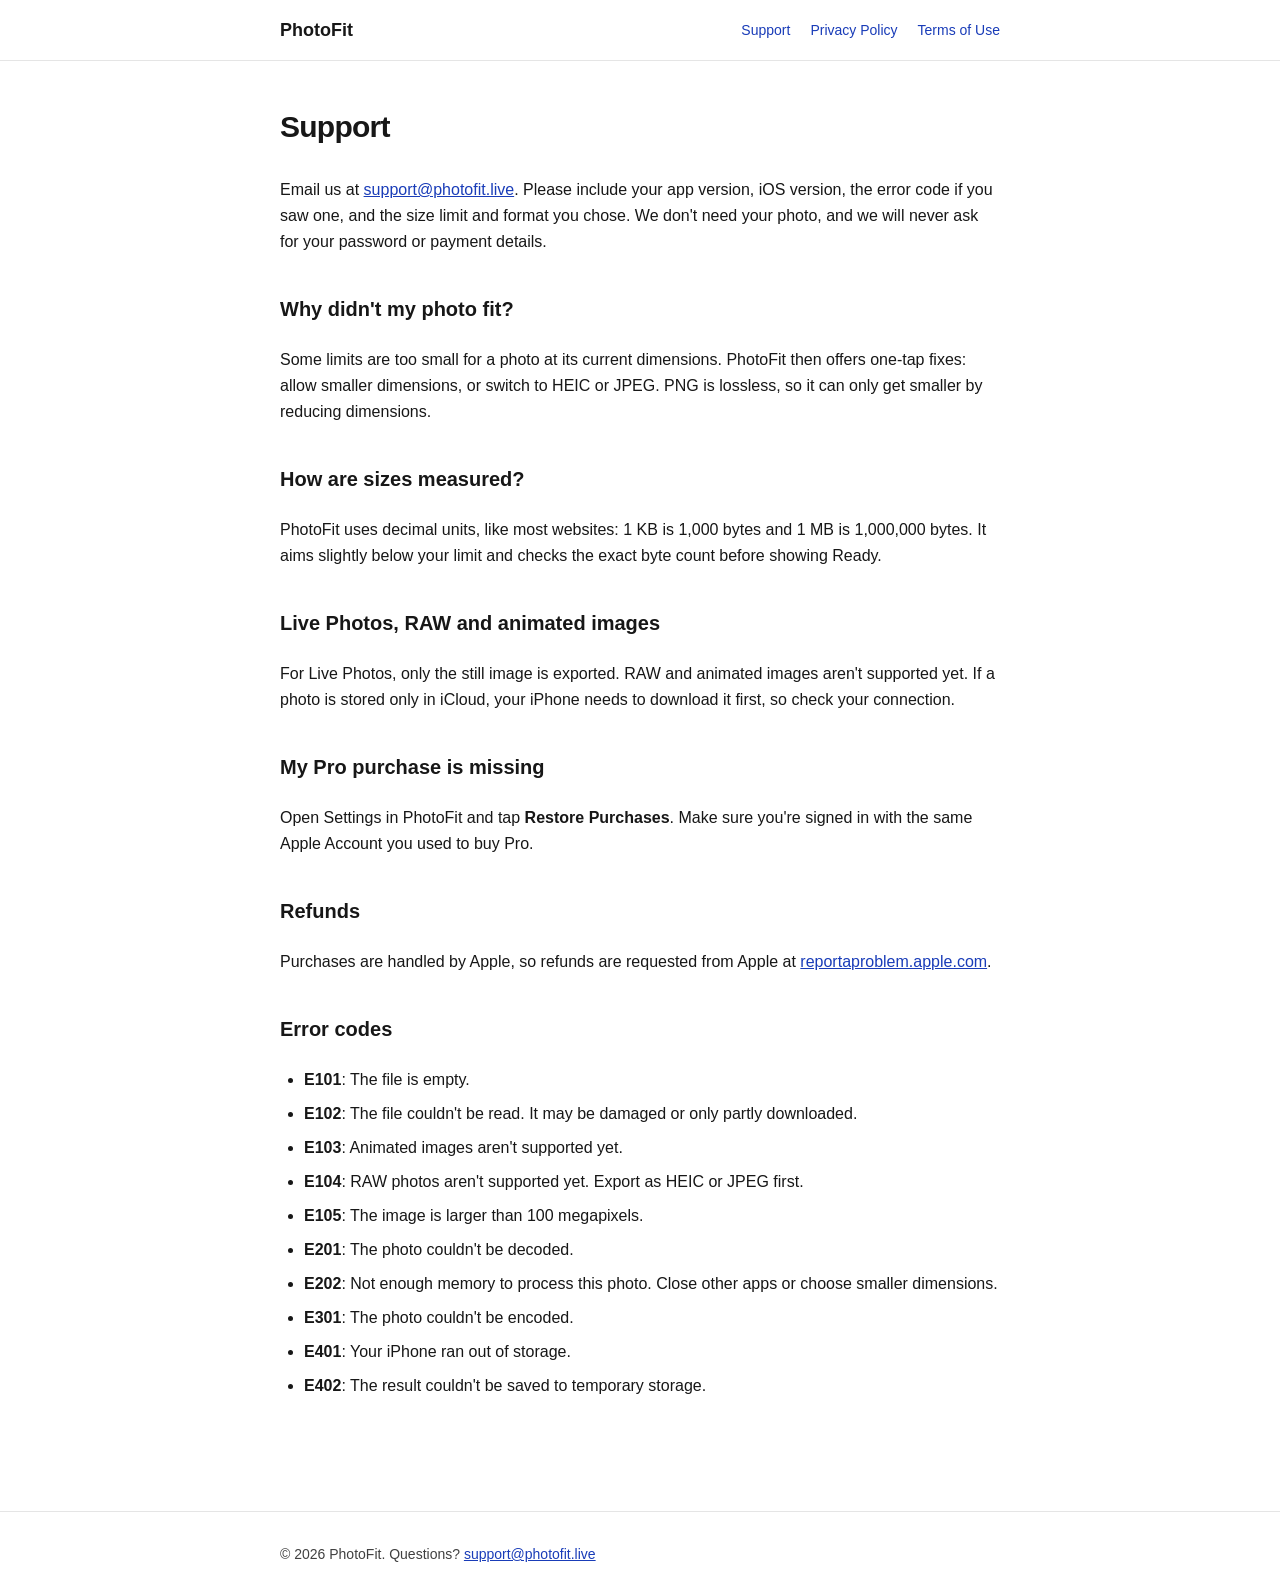
<file: support/index.html>
<!DOCTYPE html><html lang="en"><head><meta charSet="utf-8"/><meta name="viewport" content="width=device-width, initial-scale=1"/><link rel="stylesheet" href="/_next/static/chunks/2-iamkh0mepej.css" data-precedence="next"/><link rel="preload" as="script" fetchPriority="low" href="/_next/static/chunks/310vm2bl3xxpt.js"/><script src="/_next/static/chunks/19mx3mg6lkumu.js" async=""></script><script src="/_next/static/chunks/1rj7ns8rte9vc.js" async=""></script><script src="/_next/static/chunks/0erpg4rnzkm4w.js" async=""></script><script src="/_next/static/chunks/turbopack-1g4yvkg6ged8k.js" async=""></script><script src="/_next/static/chunks/1mpnoxox0-4cg.js" async=""></script><title>Support · PhotoFit</title><meta name="description" content="Resize and compress photos on your iPhone to fit any upload limit. Processed on your device."/><script src="/_next/static/chunks/0cz1d0mv5g_q7.js" noModule=""></script></head><body class="bg-white text-neutral-900 antialiased"><div hidden=""><!--$--><!--/$--></div><header class="border-b border-neutral-200"><nav aria-label="Main" class="mx-auto flex max-w-3xl flex-wrap items-center justify-between gap-x-8 gap-y-2 px-6 py-4"><a class="text-lg font-semibold" href="/">PhotoFit</a><ul class="flex flex-wrap gap-x-5 gap-y-1 text-sm"><li><a class="whitespace-nowrap text-blue-800 underline-offset-4 hover:underline" href="/support/">Support</a></li><li><a class="whitespace-nowrap text-blue-800 underline-offset-4 hover:underline" href="/privacy/">Privacy Policy</a></li><li><a class="whitespace-nowrap text-blue-800 underline-offset-4 hover:underline" href="/terms/">Terms of Use</a></li></ul></nav></header><main class="mx-auto max-w-3xl px-6 py-12"><h1 class="text-3xl font-semibold tracking-tight">Support</h1><div class="mt-8 space-y-6 leading-relaxed [&amp;_h2]:mt-10 [&amp;_h2]:text-xl [&amp;_h2]:font-semibold [&amp;_ul]:list-disc [&amp;_ul]:space-y-2 [&amp;_ul]:pl-6 [&amp;_a]:text-blue-800 [&amp;_a]:underline"><p>Email us at <a href="mailto:support@photofit.live">support@photofit.live</a>. Please include your app version, iOS version, the error code if you saw one, and the size limit and format you chose. We don&#x27;t need your photo, and we will never ask for your password or payment details.</p><h2>Why didn&#x27;t my photo fit?</h2><p>Some limits are too small for a photo at its current dimensions. PhotoFit then offers one-tap fixes: allow smaller dimensions, or switch to HEIC or JPEG. PNG is lossless, so it can only get smaller by reducing dimensions.</p><h2>How are sizes measured?</h2><p>PhotoFit uses decimal units, like most websites: 1 KB is 1,000 bytes and 1 MB is 1,000,000 bytes. It aims slightly below your limit and checks the exact byte count before showing Ready.</p><h2>Live Photos, RAW and animated images</h2><p>For Live Photos, only the still image is exported. RAW and animated images aren&#x27;t supported yet. If a photo is stored only in iCloud, your iPhone needs to download it first, so check your connection.</p><h2>My Pro purchase is missing</h2><p>Open Settings in PhotoFit and tap <strong>Restore Purchases</strong>. Make sure you&#x27;re signed in with the same Apple Account you used to buy Pro.</p><h2>Refunds</h2><p>Purchases are handled by Apple, so refunds are requested from Apple at<!-- --> <a href="https://reportaproblem.apple.com">reportaproblem.apple.com</a>.</p><h2>Error codes</h2><ul><li><strong>E101</strong>: <!-- -->The file is empty.</li><li><strong>E102</strong>: <!-- -->The file couldn&#x27;t be read. It may be damaged or only partly downloaded.</li><li><strong>E103</strong>: <!-- -->Animated images aren&#x27;t supported yet.</li><li><strong>E104</strong>: <!-- -->RAW photos aren&#x27;t supported yet. Export as HEIC or JPEG first.</li><li><strong>E105</strong>: <!-- -->The image is larger than 100 megapixels.</li><li><strong>E201</strong>: <!-- -->The photo couldn&#x27;t be decoded.</li><li><strong>E202</strong>: <!-- -->Not enough memory to process this photo. Close other apps or choose smaller dimensions.</li><li><strong>E301</strong>: <!-- -->The photo couldn&#x27;t be encoded.</li><li><strong>E401</strong>: <!-- -->Your iPhone ran out of storage.</li><li><strong>E402</strong>: <!-- -->The result couldn&#x27;t be saved to temporary storage.</li></ul></div></main><!--$--><!--/$--><footer class="mt-16 border-t border-neutral-200"><div class="mx-auto max-w-3xl px-6 py-8 text-sm text-neutral-700"><p>© 2026 <!-- -->PhotoFit<!-- -->. Questions?<!-- --> <a href="mailto:support@photofit.live" class="text-blue-800 underline">support@photofit.live</a></p></div></footer><script src="/_next/static/chunks/310vm2bl3xxpt.js" id="_R_" async=""></script><script>(self.__next_f=self.__next_f||[]).push([0])</script><script>self.__next_f.push([1,"1:\"$Sreact.fragment\"\n2:I[22016,[\"/_next/static/chunks/1mpnoxox0-4cg.js\"],\"\"]\n3:I[39756,[\"/_next/static/chunks/1mpnoxox0-4cg.js\"],\"default\"]\n4:I[37457,[\"/_next/static/chunks/1mpnoxox0-4cg.js\"],\"default\"]\n12:I[68027,[\"/_next/static/chunks/1mpnoxox0-4cg.js\"],\"default\",1]\n:HL[\"/_next/static/chunks/2-iamkh0mepej.css\",\"style\"]\n10:X\n"])</script><script>self.__next_f.push([1,"0:{\"P\":null,\"c\":[\"\",\"support\",\"\"],\"q\":\"\",\"i\":false,\"f\":[[[\"\",{\"children\":[\"support\",{\"children\":[\"__PAGE__\",{},\"$undefined\",\"$undefined\",4608]},\"$undefined\",\"$undefined\",4608]},\"$undefined\",\"$undefined\",4624],[[\"$\",\"$1\",\"c\",{\"children\":[[[\"$\",\"link\",\"0\",{\"rel\":\"stylesheet\",\"href\":\"/_next/static/chunks/2-iamkh0mepej.css\",\"precedence\":\"next\",\"crossOrigin\":\"$undefined\",\"nonce\":\"$undefined\"}],[\"$\",\"script\",\"script-0\",{\"src\":\"/_next/static/chunks/1mpnoxox0-4cg.js\",\"async\":true,\"nonce\":\"$undefined\"}]],[\"$\",\"html\",null,{\"lang\":\"en\",\"children\":[\"$\",\"body\",null,{\"className\":\"bg-white text-neutral-900 antialiased\",\"children\":[[\"$\",\"header\",null,{\"className\":\"border-b border-neutral-200\",\"children\":[\"$\",\"nav\",null,{\"aria-label\":\"Main\",\"className\":\"mx-auto flex max-w-3xl flex-wrap items-center justify-between gap-x-8 gap-y-2 px-6 py-4\",\"children\":[[\"$\",\"$L2\",null,{\"href\":\"/\",\"className\":\"text-lg font-semibold\",\"children\":\"PhotoFit\"}],[\"$\",\"ul\",null,{\"className\":\"flex flex-wrap gap-x-5 gap-y-1 text-sm\",\"children\":[[\"$\",\"li\",null,{\"children\":[\"$\",\"$L2\",null,{\"href\":\"/support/\",\"className\":\"whitespace-nowrap text-blue-800 underline-offset-4 hover:underline\",\"children\":\"Support\"}]}],[\"$\",\"li\",null,{\"children\":[\"$\",\"$L2\",null,{\"href\":\"/privacy/\",\"className\":\"whitespace-nowrap text-blue-800 underline-offset-4 hover:underline\",\"children\":\"Privacy Policy\"}]}],[\"$\",\"li\",null,{\"children\":[\"$\",\"$L2\",null,{\"href\":\"/terms/\",\"className\":\"whitespace-nowrap text-blue-800 underline-offset-4 hover:underline\",\"children\":\"Terms of Use\"}]}]]}]]}]}],[\"$\",\"$L3\",null,{\"parallelRouterKey\":\"children\",\"error\":\"$undefined\",\"errorStyles\":\"$undefined\",\"errorScripts\":\"$undefined\",\"template\":[\"$\",\"$L4\",null,{}],\"templateStyles\":\"$undefined\",\"templateScripts\":\"$undefined\",\"notFound\":[[[\"$\",\"title\",null,{\"children\":\"404: This page could not be found.\"}],[\"$\",\"div\",null,{\"style\":{\"fontFamily\":\"system-ui,\\\"Segoe UI\\\",Roboto,Helvetica,Arial,sans-serif,\\\"Apple Color Emoji\\\",\\\"Segoe UI Emoji\\\"\",\"height\":\"100vh\",\"textAlign\":\"center\",\"display\":\"flex\",\"flexDirection\":\"column\",\"alignItems\":\"center\",\"justifyContent\":\"center\"},\"children\":[\"$\",\"div\",null,{\"children\":[[\"$\",\"style\",null,{\"dangerouslySetInnerHTML\":{\"__html\":\"body{color:#000;background:#fff;margin:0}.next-error-h1{border-right:1px solid rgba(0,0,0,.3)}@media (prefers-color-scheme:dark){body{color:#fff;background:#000}.next-error-h1{border-right:1px solid rgba(255,255,255,.3)}}\"}}],[\"$\",\"h1\",null,{\"className\":\"next-error-h1\",\"style\":{\"display\":\"inline-block\",\"margin\":\"0 20px 0 0\",\"padding\":\"0 23px 0 0\",\"fontSize\":24,\"fontWeight\":500,\"verticalAlign\":\"top\",\"lineHeight\":\"49px\"},\"children\":404}],[\"$\",\"div\",null,{\"style\":{\"display\":\"inline-block\"},\"children\":[\"$\",\"h2\",null,{\"style\":{\"fontSize\":14,\"fontWeight\":400,\"lineHeight\":\"49px\",\"margin\":0},\"children\":\"This page could not be found.\"}]}]]}]}]],[]],\"forbidden\":\"$undefined\",\"unauthorized\":\"$undefined\"}],[\"$\",\"footer\",null,{\"className\":\"mt-16 border-t border-neutral-200\",\"children\":[\"$\",\"div\",null,{\"className\":\"mx-auto max-w-3xl px-6 py-8 text-sm text-neutral-700\",\"children\":[\"$\",\"p\",null,{\"children\":[\"© 2026 \",\"PhotoFit\",\". Questions?\",\" \",[\"$\",\"a\",null,{\"href\":\"mailto:support@photofit.live\",\"className\":\"text-blue-800 underline\",\"children\":\"support@photofit.live\"}]]}]}]}]]}]}]]}],{\"children\":[[\"$\",\"$1\",\"c\",{\"children\":[null,[\"$\",\"$L3\",null,{\"parallelRouterKey\":\"children\",\"error\":\"$undefined\",\"errorStyles\":\"$undefined\",\"errorScripts\":\"$undefined\",\"template\":[\"$\",\"$L4\",null,{}],\"templateStyles\":\"$undefined\",\"templateScripts\":\"$undefined\",\"notFound\":\"$undefined\",\"forbidden\":\"$undefined\",\"unauthorized\":\"$undefined\"}]]}],{\"children\":[[\"$\",\"$1\",\"c\",{\"children\":[[\"$\",\"main\",null,{\"className\":\"mx-auto max-w-3xl px-6 py-12\",\"children\":[[\"$\",\"h1\",null,{\"className\":\"text-3xl font-semibold tracking-tight\",\"children\":\"Support\"}],null,[\"$\",\"div\",null,{\"className\":\"mt-8 space-y-6 leading-relaxed [\u0026_h2]:mt-10 [\u0026_h2]:text-xl [\u0026_h2]:font-semibold [\u0026_ul]:list-disc [\u0026_ul]:space-y-2 [\u0026_ul]:pl-6 [\u0026_a]:text-blue-800 [\u0026_a]:underline\",\"children\":[[\"$\",\"p\",null,{\"children\":[\"Email us at \",[\"$\",\"a\",null,{\"href\":\"mailto:support@photofit.live\",\"children\":\"support@photofit.live\"}],\". Please include your app version, iOS version, the error code if you saw one, and the size limit and format you chose. We don't need your photo, and we will never ask for your password or payment details.\"]}],[\"$\",\"h2\",null,{\"children\":\"Why didn't my photo fit?\"}],[\"$\",\"p\",null,{\"children\":\"Some limits are too small for a photo at its current dimensions. PhotoFit then offers one-tap fixes: allow smaller dimensions, or switch to HEIC or JPEG. PNG is lossless, so it can only get smaller by reducing dimensions.\"}],\"$L5\",\"$L6\",\"$L7\",\"$L8\",\"$L9\",\"$La\",\"$Lb\",\"$Lc\",\"$Ld\",\"$Le\"]}]]}],null,\"$Lf\"]}],{},null,false,null]},null,false,\"$10\"]},null,false,null],\"$L11\",false]],\"m\":\"$undefined\",\"G\":[\"$12\",[\"$L13\"]],\"S\":true,\"h\":null,\"r\":\"$undefined\",\"s\":\"$undefined\",\"a\":\"$undefined\",\"l\":\"$undefined\",\"p\":\"$undefined\",\"d\":\"$undefined\",\"b\":\"DSYpb7-q0Zrqx4z5RWVbk\"}\n"])</script><script>self.__next_f.push([1,"14:I[97367,[\"/_next/static/chunks/1mpnoxox0-4cg.js\"],\"OutletBoundary\"]\n15:\"$Sreact.suspense\"\n17:I[97367,[\"/_next/static/chunks/1mpnoxox0-4cg.js\"],\"ViewportBoundary\"]\n19:I[97367,[\"/_next/static/chunks/1mpnoxox0-4cg.js\"],\"MetadataBoundary\"]\n5:[\"$\",\"h2\",null,{\"children\":\"How are sizes measured?\"}]\n6:[\"$\",\"p\",null,{\"children\":\"PhotoFit uses decimal units, like most websites: 1 KB is 1,000 bytes and 1 MB is 1,000,000 bytes. It aims slightly below your limit and checks the exact byte count before showing Ready.\"}]\n7:[\"$\",\"h2\",null,{\"children\":\"Live Photos, RAW and animated images\"}]\n8:[\"$\",\"p\",null,{\"children\":\"For Live Photos, only the still image is exported. RAW and animated images aren't supported yet. If a photo is stored only in iCloud, your iPhone needs to download it first, so check your connection.\"}]\n9:[\"$\",\"h2\",null,{\"children\":\"My Pro purchase is missing\"}]\na:[\"$\",\"p\",null,{\"children\":[\"Open Settings in PhotoFit and tap \",[\"$\",\"strong\",null,{\"children\":\"Restore Purchases\"}],\". Make sure you're signed in with the same Apple Account you used to buy Pro.\"]}]\nb:[\"$\",\"h2\",null,{\"children\":\"Refunds\"}]\nc:[\"$\",\"p\",null,{\"children\":[\"Purchases are handled by Apple, so refunds are requested from Apple at\",\" \",[\"$\",\"a\",null,{\"href\":\"https://reportaproblem.apple.com\",\"children\":\"reportaproblem.apple.com\"}],\".\"]}]\nd:[\"$\",\"h2\",null,{\"children\":\"Error codes\"}]\ne:[\"$\",\"ul\",null,{\"children\":[[\"$\",\"li\",\"E101\",{\"children\":[[\"$\",\"strong\",null,{\"children\":\"E101\"}],\": \",\"The file is empty.\"]}],[\"$\",\"li\",\"E102\",{\"children\":[[\"$\",\"strong\",null,{\"children\":\"E102\"}],\": \",\"The file couldn't be read. It may be damaged or only partly downloaded.\"]}],[\"$\",\"li\",\"E103\",{\"children\":[[\"$\",\"strong\",null,{\"children\":\"E103\"}],\": \",\"Animated images aren't supported yet.\"]}],[\"$\",\"li\",\"E104\",{\"children\":[[\"$\",\"strong\",null,{\"children\":\"E104\"}],\": \",\"RAW photos aren't supported yet. Export as HEIC or JPEG first.\"]}],[\"$\",\"li\",\"E105\",{\"children\":[[\"$\",\"strong\",null,{\"children\":\"E105\"}],\": \",\"The image is larger than 100 megapixels.\"]}],[\"$\",\"li\",\"E201\",{\"children\":[[\"$\",\"strong\",null,{\"children\":\"E201\"}],\": \",\"The photo couldn't be decoded.\"]}],[\"$\",\"li\",\"E202\",{\"children\":[[\"$\",\"strong\",null,{\"children\":\"E202\"}],\": \",\"Not enough memory to process this photo. Close other apps or choose smaller dimensions.\"]}],[\"$\",\"li\",\"E301\",{\"children\":[[\"$\",\"strong\",null,{\"children\":\"E301\"}],\": \",\"The photo couldn't be encoded.\"]}],[\"$\",\"li\",\"E401\",{\"children\":[[\"$\",\"strong\",null,{\"children\":\"E401\"}],\": \",\"Your iPhone ran out of storage.\"]}],[\"$\",\"li\",\"E402\",{\"children\":[[\"$\",\"strong\",null,{\"children\":\"E402\"}],\": \",\"The result couldn't be saved to temporary storage.\"]}]]}]\nf:[\"$\",\"$L14\",null,{\"children\":[\"$\",\"$15\",null,{\"name\":\"Next.MetadataOutlet\",\"children\":\"$@16\"}]}]\n11:[\"$\",\"$1\",\"h\",{\"children\":[null,[\"$\",\"$L17\",null,{\"children\":\"$L18\"}],[\"$\",\"div\",null,{\"hidden\":true,\"children\":[\"$\",\"$L19\",null,{\"children\":[\"$\",\"$15\",null,{\"name\":\"Next.Metadata\",\"children\":\"$L1a\"}]}]}],null]}]\n13:[\"$\",\"link\",\"0\",{\"rel\":\"stylesheet\",\"href\":\"/_next/static/chunks/2-iamkh0mepej.css\",\"precedence\":\"next\",\"crossOrigin\":\"$undefined\",\"nonce\":\"$undefined\"}]\n"])</script><script>self.__next_f.push([1,"10:C\n18:[[\"$\",\"meta\",\"0\",{\"charSet\":\"utf-8\"}],[\"$\",\"meta\",\"1\",{\"name\":\"viewport\",\"content\":\"width=device-width, initial-scale=1\"}]]\n"])</script><script>self.__next_f.push([1,"16:null\n1a:[[\"$\",\"title\",\"0\",{\"children\":\"Support · PhotoFit\"}],[\"$\",\"meta\",\"1\",{\"name\":\"description\",\"content\":\"Resize and compress photos on your iPhone to fit any upload limit. Processed on your device.\"}]]\n"])</script></body></html>
</file>
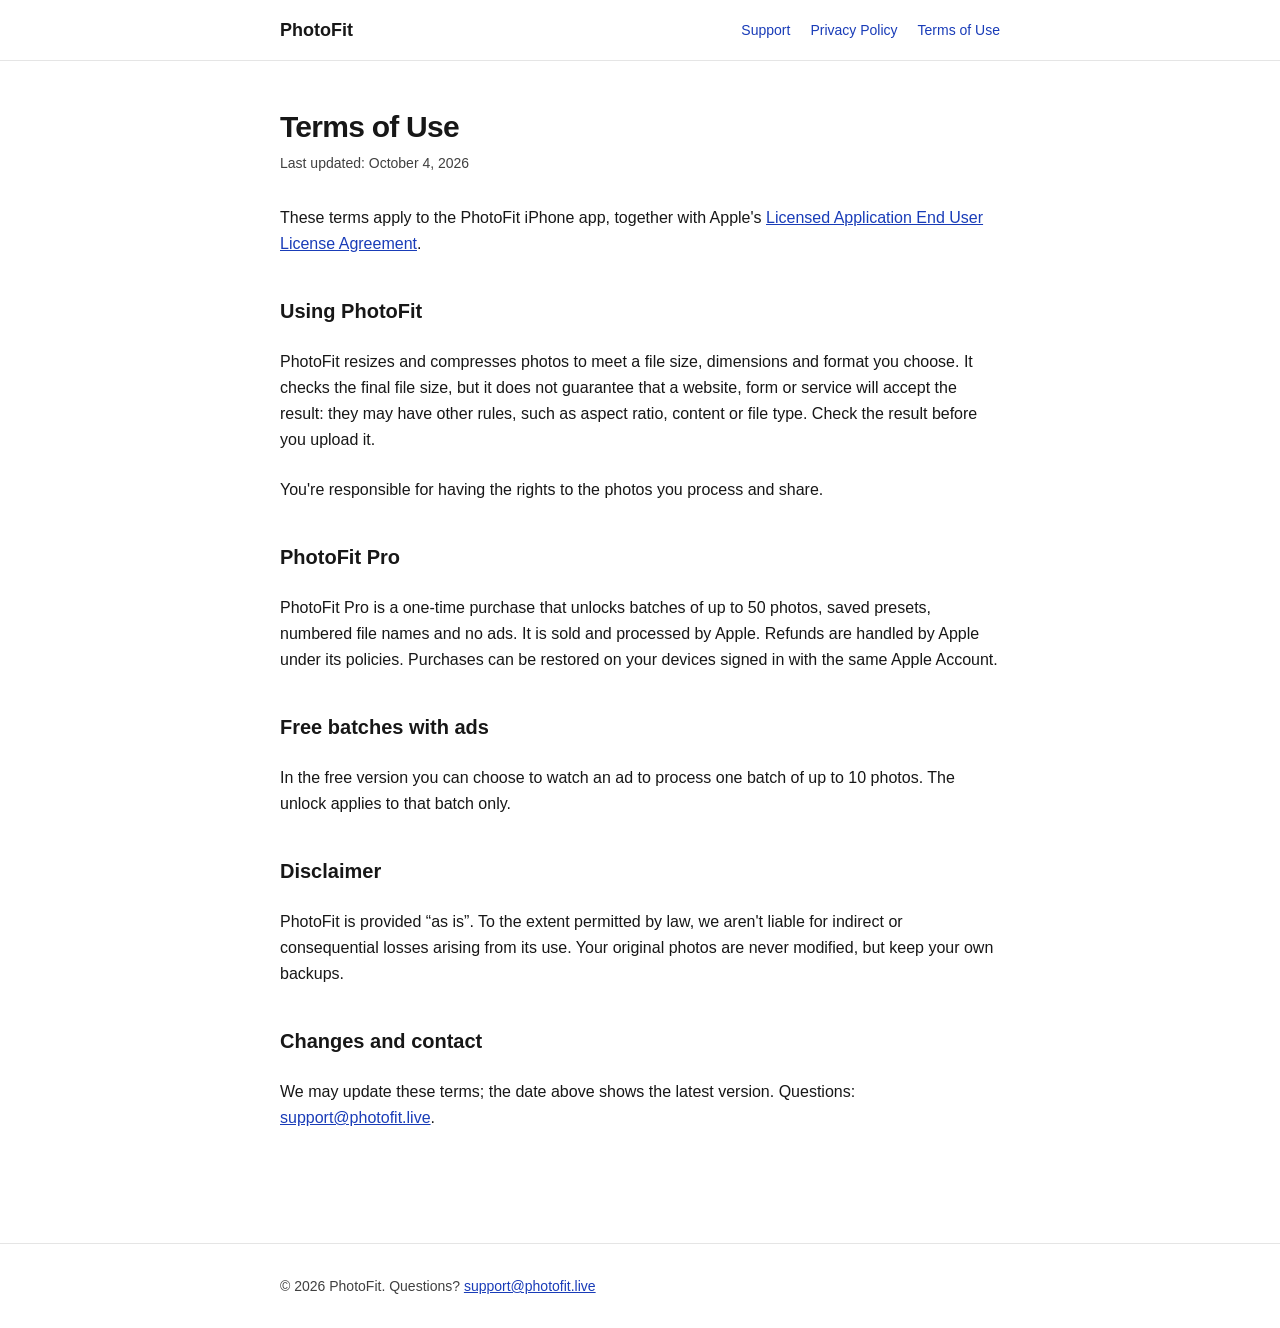
<file: terms/index.html>
<!DOCTYPE html><html lang="en"><head><meta charSet="utf-8"/><meta name="viewport" content="width=device-width, initial-scale=1"/><link rel="stylesheet" href="/_next/static/chunks/2-iamkh0mepej.css" data-precedence="next"/><link rel="preload" as="script" fetchPriority="low" href="/_next/static/chunks/310vm2bl3xxpt.js"/><script src="/_next/static/chunks/19mx3mg6lkumu.js" async=""></script><script src="/_next/static/chunks/1rj7ns8rte9vc.js" async=""></script><script src="/_next/static/chunks/0erpg4rnzkm4w.js" async=""></script><script src="/_next/static/chunks/turbopack-1g4yvkg6ged8k.js" async=""></script><script src="/_next/static/chunks/1mpnoxox0-4cg.js" async=""></script><title>Terms of Use · PhotoFit</title><meta name="description" content="Resize and compress photos on your iPhone to fit any upload limit. Processed on your device."/><script src="/_next/static/chunks/0cz1d0mv5g_q7.js" noModule=""></script></head><body class="bg-white text-neutral-900 antialiased"><div hidden=""><!--$--><!--/$--></div><header class="border-b border-neutral-200"><nav aria-label="Main" class="mx-auto flex max-w-3xl flex-wrap items-center justify-between gap-x-8 gap-y-2 px-6 py-4"><a class="text-lg font-semibold" href="/">PhotoFit</a><ul class="flex flex-wrap gap-x-5 gap-y-1 text-sm"><li><a class="whitespace-nowrap text-blue-800 underline-offset-4 hover:underline" href="/support/">Support</a></li><li><a class="whitespace-nowrap text-blue-800 underline-offset-4 hover:underline" href="/privacy/">Privacy Policy</a></li><li><a class="whitespace-nowrap text-blue-800 underline-offset-4 hover:underline" href="/terms/">Terms of Use</a></li></ul></nav></header><main class="mx-auto max-w-3xl px-6 py-12"><h1 class="text-3xl font-semibold tracking-tight">Terms of Use</h1><p class="mt-2 text-sm text-neutral-700">Last updated: <!-- -->October 4, 2026</p><div class="mt-8 space-y-6 leading-relaxed [&amp;_h2]:mt-10 [&amp;_h2]:text-xl [&amp;_h2]:font-semibold [&amp;_ul]:list-disc [&amp;_ul]:space-y-2 [&amp;_ul]:pl-6 [&amp;_a]:text-blue-800 [&amp;_a]:underline"><p>These terms apply to the <!-- -->PhotoFit<!-- --> iPhone app, together with Apple&#x27;s<!-- --> <a href="https://www.apple.com/legal/internet-services/itunes/dev/stdeula/">Licensed Application End User License Agreement</a>.</p><h2>Using PhotoFit</h2><p>PhotoFit resizes and compresses photos to meet a file size, dimensions and format you choose. It checks the final file size, but it does not guarantee that a website, form or service will accept the result: they may have other rules, such as aspect ratio, content or file type. Check the result before you upload it.</p><p>You&#x27;re responsible for having the rights to the photos you process and share.</p><h2>PhotoFit Pro</h2><p>PhotoFit Pro is a one-time purchase that unlocks batches of up to 50 photos, saved presets, numbered file names and no ads. It is sold and processed by Apple. Refunds are handled by Apple under its policies. Purchases can be restored on your devices signed in with the same Apple Account.</p><h2>Free batches with ads</h2><p>In the free version you can choose to watch an ad to process one batch of up to 10 photos. The unlock applies to that batch only.</p><h2>Disclaimer</h2><p>PhotoFit is provided “as is”. To the extent permitted by law, we aren&#x27;t liable for indirect or consequential losses arising from its use. Your original photos are never modified, but keep your own backups.</p><h2>Changes and contact</h2><p>We may update these terms; the date above shows the latest version. Questions:<!-- --> <a href="mailto:support@photofit.live">support@photofit.live</a>.</p></div></main><!--$--><!--/$--><footer class="mt-16 border-t border-neutral-200"><div class="mx-auto max-w-3xl px-6 py-8 text-sm text-neutral-700"><p>© 2026 <!-- -->PhotoFit<!-- -->. Questions?<!-- --> <a href="mailto:support@photofit.live" class="text-blue-800 underline">support@photofit.live</a></p></div></footer><script src="/_next/static/chunks/310vm2bl3xxpt.js" id="_R_" async=""></script><script>(self.__next_f=self.__next_f||[]).push([0])</script><script>self.__next_f.push([1,"1:\"$Sreact.fragment\"\n2:I[22016,[\"/_next/static/chunks/1mpnoxox0-4cg.js\"],\"\"]\n3:I[39756,[\"/_next/static/chunks/1mpnoxox0-4cg.js\"],\"default\"]\n4:I[37457,[\"/_next/static/chunks/1mpnoxox0-4cg.js\"],\"default\"]\n11:I[68027,[\"/_next/static/chunks/1mpnoxox0-4cg.js\"],\"default\",1]\n:HL[\"/_next/static/chunks/2-iamkh0mepej.css\",\"style\"]\nf:X\n"])</script><script>self.__next_f.push([1,"0:{\"P\":null,\"c\":[\"\",\"terms\",\"\"],\"q\":\"\",\"i\":false,\"f\":[[[\"\",{\"children\":[\"terms\",{\"children\":[\"__PAGE__\",{},\"$undefined\",\"$undefined\",4608]},\"$undefined\",\"$undefined\",4608]},\"$undefined\",\"$undefined\",4624],[[\"$\",\"$1\",\"c\",{\"children\":[[[\"$\",\"link\",\"0\",{\"rel\":\"stylesheet\",\"href\":\"/_next/static/chunks/2-iamkh0mepej.css\",\"precedence\":\"next\",\"crossOrigin\":\"$undefined\",\"nonce\":\"$undefined\"}],[\"$\",\"script\",\"script-0\",{\"src\":\"/_next/static/chunks/1mpnoxox0-4cg.js\",\"async\":true,\"nonce\":\"$undefined\"}]],[\"$\",\"html\",null,{\"lang\":\"en\",\"children\":[\"$\",\"body\",null,{\"className\":\"bg-white text-neutral-900 antialiased\",\"children\":[[\"$\",\"header\",null,{\"className\":\"border-b border-neutral-200\",\"children\":[\"$\",\"nav\",null,{\"aria-label\":\"Main\",\"className\":\"mx-auto flex max-w-3xl flex-wrap items-center justify-between gap-x-8 gap-y-2 px-6 py-4\",\"children\":[[\"$\",\"$L2\",null,{\"href\":\"/\",\"className\":\"text-lg font-semibold\",\"children\":\"PhotoFit\"}],[\"$\",\"ul\",null,{\"className\":\"flex flex-wrap gap-x-5 gap-y-1 text-sm\",\"children\":[[\"$\",\"li\",null,{\"children\":[\"$\",\"$L2\",null,{\"href\":\"/support/\",\"className\":\"whitespace-nowrap text-blue-800 underline-offset-4 hover:underline\",\"children\":\"Support\"}]}],[\"$\",\"li\",null,{\"children\":[\"$\",\"$L2\",null,{\"href\":\"/privacy/\",\"className\":\"whitespace-nowrap text-blue-800 underline-offset-4 hover:underline\",\"children\":\"Privacy Policy\"}]}],[\"$\",\"li\",null,{\"children\":[\"$\",\"$L2\",null,{\"href\":\"/terms/\",\"className\":\"whitespace-nowrap text-blue-800 underline-offset-4 hover:underline\",\"children\":\"Terms of Use\"}]}]]}]]}]}],[\"$\",\"$L3\",null,{\"parallelRouterKey\":\"children\",\"error\":\"$undefined\",\"errorStyles\":\"$undefined\",\"errorScripts\":\"$undefined\",\"template\":[\"$\",\"$L4\",null,{}],\"templateStyles\":\"$undefined\",\"templateScripts\":\"$undefined\",\"notFound\":[[[\"$\",\"title\",null,{\"children\":\"404: This page could not be found.\"}],[\"$\",\"div\",null,{\"style\":{\"fontFamily\":\"system-ui,\\\"Segoe UI\\\",Roboto,Helvetica,Arial,sans-serif,\\\"Apple Color Emoji\\\",\\\"Segoe UI Emoji\\\"\",\"height\":\"100vh\",\"textAlign\":\"center\",\"display\":\"flex\",\"flexDirection\":\"column\",\"alignItems\":\"center\",\"justifyContent\":\"center\"},\"children\":[\"$\",\"div\",null,{\"children\":[[\"$\",\"style\",null,{\"dangerouslySetInnerHTML\":{\"__html\":\"body{color:#000;background:#fff;margin:0}.next-error-h1{border-right:1px solid rgba(0,0,0,.3)}@media (prefers-color-scheme:dark){body{color:#fff;background:#000}.next-error-h1{border-right:1px solid rgba(255,255,255,.3)}}\"}}],[\"$\",\"h1\",null,{\"className\":\"next-error-h1\",\"style\":{\"display\":\"inline-block\",\"margin\":\"0 20px 0 0\",\"padding\":\"0 23px 0 0\",\"fontSize\":24,\"fontWeight\":500,\"verticalAlign\":\"top\",\"lineHeight\":\"49px\"},\"children\":404}],[\"$\",\"div\",null,{\"style\":{\"display\":\"inline-block\"},\"children\":[\"$\",\"h2\",null,{\"style\":{\"fontSize\":14,\"fontWeight\":400,\"lineHeight\":\"49px\",\"margin\":0},\"children\":\"This page could not be found.\"}]}]]}]}]],[]],\"forbidden\":\"$undefined\",\"unauthorized\":\"$undefined\"}],[\"$\",\"footer\",null,{\"className\":\"mt-16 border-t border-neutral-200\",\"children\":[\"$\",\"div\",null,{\"className\":\"mx-auto max-w-3xl px-6 py-8 text-sm text-neutral-700\",\"children\":[\"$\",\"p\",null,{\"children\":[\"© 2026 \",\"PhotoFit\",\". Questions?\",\" \",[\"$\",\"a\",null,{\"href\":\"mailto:support@photofit.live\",\"className\":\"text-blue-800 underline\",\"children\":\"support@photofit.live\"}]]}]}]}]]}]}]]}],{\"children\":[[\"$\",\"$1\",\"c\",{\"children\":[null,[\"$\",\"$L3\",null,{\"parallelRouterKey\":\"children\",\"error\":\"$undefined\",\"errorStyles\":\"$undefined\",\"errorScripts\":\"$undefined\",\"template\":[\"$\",\"$L4\",null,{}],\"templateStyles\":\"$undefined\",\"templateScripts\":\"$undefined\",\"notFound\":\"$undefined\",\"forbidden\":\"$undefined\",\"unauthorized\":\"$undefined\"}]]}],{\"children\":[[\"$\",\"$1\",\"c\",{\"children\":[[\"$\",\"main\",null,{\"className\":\"mx-auto max-w-3xl px-6 py-12\",\"children\":[[\"$\",\"h1\",null,{\"className\":\"text-3xl font-semibold tracking-tight\",\"children\":\"Terms of Use\"}],[\"$\",\"p\",null,{\"className\":\"mt-2 text-sm text-neutral-700\",\"children\":[\"Last updated: \",\"October 4, 2026\"]}],[\"$\",\"div\",null,{\"className\":\"mt-8 space-y-6 leading-relaxed [\u0026_h2]:mt-10 [\u0026_h2]:text-xl [\u0026_h2]:font-semibold [\u0026_ul]:list-disc [\u0026_ul]:space-y-2 [\u0026_ul]:pl-6 [\u0026_a]:text-blue-800 [\u0026_a]:underline\",\"children\":[[\"$\",\"p\",null,{\"children\":[\"These terms apply to the \",\"PhotoFit\",\" iPhone app, together with Apple's\",\" \",[\"$\",\"a\",null,{\"href\":\"https://www.apple.com/legal/internet-services/itunes/dev/stdeula/\",\"children\":\"Licensed Application End User License Agreement\"}],\".\"]}],[\"$\",\"h2\",null,{\"children\":\"Using PhotoFit\"}],[\"$\",\"p\",null,{\"children\":\"PhotoFit resizes and compresses photos to meet a file size, dimensions and format you choose. It checks the final file size, but it does not guarantee that a website, form or service will accept the result: they may have other rules, such as aspect ratio, content or file type. Check the result before you upload it.\"}],\"$L5\",\"$L6\",\"$L7\",\"$L8\",\"$L9\",\"$La\",\"$Lb\",\"$Lc\",\"$Ld\"]}]]}],null,\"$Le\"]}],{},null,false,null]},null,false,\"$f\"]},null,false,null],\"$L10\",false]],\"m\":\"$undefined\",\"G\":[\"$11\",[\"$L12\"]],\"S\":true,\"h\":null,\"r\":\"$undefined\",\"s\":\"$undefined\",\"a\":\"$undefined\",\"l\":\"$undefined\",\"p\":\"$undefined\",\"d\":\"$undefined\",\"b\":\"DSYpb7-q0Zrqx4z5RWVbk\"}\n"])</script><script>self.__next_f.push([1,"13:I[97367,[\"/_next/static/chunks/1mpnoxox0-4cg.js\"],\"OutletBoundary\"]\n14:\"$Sreact.suspense\"\n16:I[97367,[\"/_next/static/chunks/1mpnoxox0-4cg.js\"],\"ViewportBoundary\"]\n18:I[97367,[\"/_next/static/chunks/1mpnoxox0-4cg.js\"],\"MetadataBoundary\"]\n5:[\"$\",\"p\",null,{\"children\":\"You're responsible for having the rights to the photos you process and share.\"}]\n6:[\"$\",\"h2\",null,{\"children\":\"PhotoFit Pro\"}]\n7:[\"$\",\"p\",null,{\"children\":\"PhotoFit Pro is a one-time purchase that unlocks batches of up to 50 photos, saved presets, numbered file names and no ads. It is sold and processed by Apple. Refunds are handled by Apple under its policies. Purchases can be restored on your devices signed in with the same Apple Account.\"}]\n8:[\"$\",\"h2\",null,{\"children\":\"Free batches with ads\"}]\n9:[\"$\",\"p\",null,{\"children\":\"In the free version you can choose to watch an ad to process one batch of up to 10 photos. The unlock applies to that batch only.\"}]\na:[\"$\",\"h2\",null,{\"children\":\"Disclaimer\"}]\nb:[\"$\",\"p\",null,{\"children\":\"PhotoFit is provided “as is”. To the extent permitted by law, we aren't liable for indirect or consequential losses arising from its use. Your original photos are never modified, but keep your own backups.\"}]\nc:[\"$\",\"h2\",null,{\"children\":\"Changes and contact\"}]\nd:[\"$\",\"p\",null,{\"children\":[\"We may update these terms; the date above shows the latest version. Questions:\",\" \",[\"$\",\"a\",null,{\"href\":\"mailto:support@photofit.live\",\"children\":\"support@photofit.live\"}],\".\"]}]\ne:[\"$\",\"$L13\",null,{\"children\":[\"$\",\"$14\",null,{\"name\":\"Next.MetadataOutlet\",\"children\":\"$@15\"}]}]\n10:[\"$\",\"$1\",\"h\",{\"children\":[null,[\"$\",\"$L16\",null,{\"children\":\"$L17\"}],[\"$\",\"div\",null,{\"hidden\":true,\"children\":[\"$\",\"$L18\",null,{\"children\":[\"$\",\"$14\",null,{\"name\":\"Next.Metadata\",\"children\":\"$L19\"}]}]}],null]}]\n12:[\"$\",\"link\",\"0\",{\"rel\":\"stylesheet\",\"href\":\"/_next/static/chunks/2-iamkh0mepej.css\",\"precedence\":\"next\",\"crossOrigin\":\"$undefined\",\"nonce\":\"$undefined\"}]\n"])</script><script>self.__next_f.push([1,"f:C\n17:[[\"$\",\"meta\",\"0\",{\"charSet\":\"utf-8\"}],[\"$\",\"meta\",\"1\",{\"name\":\"viewport\",\"content\":\"width=device-width, initial-scale=1\"}]]\n"])</script><script>self.__next_f.push([1,"15:null\n19:[[\"$\",\"title\",\"0\",{\"children\":\"Terms of Use · PhotoFit\"}],[\"$\",\"meta\",\"1\",{\"name\":\"description\",\"content\":\"Resize and compress photos on your iPhone to fit any upload limit. Processed on your device.\"}]]\n"])</script></body></html>
</file>
<file: _next/static/chunks/2-iamkh0mepej.css>
@layer properties{@supports (((-webkit-hyphens:none)) and (not (margin-trim:inline))) or ((-moz-orient:inline) and (not (color:rgb(from red r g b)))){*,:before,:after,::backdrop{--tw-space-y-reverse:0;--tw-border-style:solid;--tw-leading:initial;--tw-font-weight:initial;--tw-tracking:initial}}}@layer theme{:root,:host{--font-sans:-apple-system, BlinkMacSystemFont, "Segoe UI", Roboto, "Helvetica Neue", "Noto Sans", Arial, sans-serif, "Apple Color Emoji", "Segoe UI Emoji", "Segoe UI Symbol", "Noto Color Emoji";--font-mono:ui-monospace, SFMono-Regular, Menlo, Monaco, Consolas, "Liberation Mono", "Courier New", monospace;--color-blue-800:#193cb8;--color-blue-900:#1c398e;--color-neutral-200:#e5e5e5;--color-neutral-700:#404040;--color-neutral-900:#171717;--color-white:#fff;--spacing:.25rem;--container-3xl:48rem;--text-sm:.875rem;--text-sm--line-height:calc(1.25 / .875);--text-lg:1.125rem;--text-lg--line-height:calc(1.75 / 1.125);--text-xl:1.25rem;--text-xl--line-height:calc(1.75 / 1.25);--text-3xl:1.875rem;--text-3xl--line-height:calc(2.25 / 1.875);--text-5xl:3rem;--text-5xl--line-height:1;--font-weight-medium:500;--font-weight-semibold:600;--tracking-tight:-.025em;--leading-relaxed:1.625;--radius-2xl:1rem;--default-font-family:var(--font-sans);--default-mono-font-family:var(--font-mono)}@supports (color:lab(0% 0 0)){:root,:host{--color-blue-800:lab(30.2514% 27.7853 -70.2699);--color-blue-900:lab(26.1542% 15.7545 -51.5504);--color-neutral-200:lab(90.952% 0 -.0000119209);--color-neutral-700:lab(27.036% 0 0);--color-neutral-900:lab(7.78201% -.0000149012 0)}}}@layer base{*,:after,:before,::backdrop{box-sizing:border-box;border:0 solid;margin:0;padding:0}::file-selector-button{box-sizing:border-box;border:0 solid;margin:0;padding:0}html,:host{-webkit-text-size-adjust:100%;tab-size:4;line-height:1.5;font-family:var(--default-font-family,-apple-system, BlinkMacSystemFont, "Segoe UI", Roboto, "Helvetica Neue", "Noto Sans", Arial, sans-serif, "Apple Color Emoji", "Segoe UI Emoji", "Segoe UI Symbol", "Noto Color Emoji");font-feature-settings:var(--default-font-feature-settings,normal);font-variation-settings:var(--default-font-variation-settings,normal);-webkit-tap-highlight-color:transparent}hr{height:0;color:inherit;border-top-width:1px}abbr:where([title]){-webkit-text-decoration:underline dotted;text-decoration:underline dotted}h1,h2,h3,h4,h5,h6{font-size:inherit;font-weight:inherit}a{color:inherit;-webkit-text-decoration:inherit;-webkit-text-decoration:inherit;-webkit-text-decoration:inherit;-webkit-text-decoration:inherit;text-decoration:inherit}b,strong{font-weight:bolder}code,kbd,samp,pre{font-family:var(--default-mono-font-family,ui-monospace, SFMono-Regular, Menlo, Monaco, Consolas, "Liberation Mono", "Courier New", monospace);font-feature-settings:var(--default-mono-font-feature-settings,normal);font-variation-settings:var(--default-mono-font-variation-settings,normal);font-size:1em}small{font-size:80%}sub,sup{vertical-align:baseline;font-size:75%;line-height:0;position:relative}sub{bottom:-.25em}sup{top:-.5em}table{text-indent:0;border-color:inherit;border-collapse:collapse}:-moz-focusring:where(:not(iframe)){outline:auto}progress{vertical-align:baseline}summary{display:list-item}ol,ul,menu{list-style:none}img,svg,video,canvas,audio,iframe,embed,object{vertical-align:middle;display:block}img,video{max-width:100%;height:auto}button,input,select,optgroup,textarea{font:inherit;font-feature-settings:inherit;font-variation-settings:inherit;letter-spacing:inherit;color:inherit;opacity:1;background-color:#0000;border-radius:0}::file-selector-button{font:inherit;font-feature-settings:inherit;font-variation-settings:inherit;letter-spacing:inherit;color:inherit;opacity:1;background-color:#0000;border-radius:0}:where(select:is([multiple],[size])) optgroup{font-weight:bolder}:where(select:is([multiple],[size])) optgroup option{padding-inline-start:20px}::file-selector-button{margin-inline-end:4px}::placeholder{opacity:1}@supports (not ((-webkit-appearance:-apple-pay-button))) or (contain-intrinsic-size:1px){::placeholder{color:currentColor}@supports (color:color-mix(in lab, red, red)){::placeholder{color:color-mix(in oklab, currentcolor 50%, transparent)}}}textarea{resize:vertical}::-webkit-search-decoration{-webkit-appearance:none}::-webkit-date-and-time-value{min-height:1lh;text-align:inherit}::-webkit-datetime-edit{display:inline-flex}::-webkit-datetime-edit-fields-wrapper{padding:0}::-webkit-datetime-edit{padding-block:0}::-webkit-datetime-edit-year-field{padding-block:0}::-webkit-datetime-edit-month-field{padding-block:0}::-webkit-datetime-edit-day-field{padding-block:0}::-webkit-datetime-edit-hour-field{padding-block:0}::-webkit-datetime-edit-minute-field{padding-block:0}::-webkit-datetime-edit-second-field{padding-block:0}::-webkit-datetime-edit-millisecond-field{padding-block:0}::-webkit-datetime-edit-meridiem-field{padding-block:0}::-webkit-calendar-picker-indicator{line-height:1}:-moz-ui-invalid{box-shadow:none}button,input:where([type=button],[type=reset],[type=submit]){appearance:button}::file-selector-button{appearance:button}::-webkit-inner-spin-button{height:auto}::-webkit-outer-spin-button{height:auto}[hidden]:where(:not([hidden=until-found])){display:none!important}}@layer components;@layer utilities{.visible{visibility:visible}.static{position:static}.mx-auto{margin-inline:auto}.mt-2{margin-top:calc(var(--spacing) * 2)}.mt-4{margin-top:calc(var(--spacing) * 4)}.mt-8{margin-top:calc(var(--spacing) * 8)}.mt-12{margin-top:calc(var(--spacing) * 12)}.mt-16{margin-top:calc(var(--spacing) * 16)}.block{display:block}.flex{display:flex}.grid{display:grid}.inline-block{display:inline-block}.max-w-3xl{max-width:var(--container-3xl)}.flex-wrap{flex-wrap:wrap}.items-center{align-items:center}.justify-between{justify-content:space-between}.gap-6{gap:calc(var(--spacing) * 6)}:where(.space-y-6>:not(:last-child)){--tw-space-y-reverse:0;margin-block-start:calc(calc(var(--spacing) * 6) * var(--tw-space-y-reverse));margin-block-end:calc(calc(var(--spacing) * 6) * calc(1 - var(--tw-space-y-reverse)))}.gap-x-5{column-gap:calc(var(--spacing) * 5)}.gap-x-8{column-gap:calc(var(--spacing) * 8)}.gap-y-1{row-gap:var(--spacing)}.gap-y-2{row-gap:calc(var(--spacing) * 2)}.rounded-2xl{border-radius:var(--radius-2xl)}.rounded-full{border-radius:3.40282e38px}.border{border-style:var(--tw-border-style);border-width:1px}.border-t{border-top-style:var(--tw-border-style);border-top-width:1px}.border-b{border-bottom-style:var(--tw-border-style);border-bottom-width:1px}.border-neutral-200{border-color:var(--color-neutral-200)}.bg-blue-800{background-color:var(--color-blue-800)}.bg-white{background-color:var(--color-white)}.p-5{padding:calc(var(--spacing) * 5)}.px-6{padding-inline:calc(var(--spacing) * 6)}.py-3{padding-block:calc(var(--spacing) * 3)}.py-4{padding-block:calc(var(--spacing) * 4)}.py-8{padding-block:calc(var(--spacing) * 8)}.py-12{padding-block:calc(var(--spacing) * 12)}.py-16{padding-block:calc(var(--spacing) * 16)}.text-3xl{font-size:var(--text-3xl);line-height:var(--tw-leading,var(--text-3xl--line-height))}.text-5xl{font-size:var(--text-5xl);line-height:var(--tw-leading,var(--text-5xl--line-height))}.text-lg{font-size:var(--text-lg);line-height:var(--tw-leading,var(--text-lg--line-height))}.text-sm{font-size:var(--text-sm);line-height:var(--tw-leading,var(--text-sm--line-height))}.text-xl{font-size:var(--text-xl);line-height:var(--tw-leading,var(--text-xl--line-height))}.leading-relaxed{--tw-leading:var(--leading-relaxed);line-height:var(--leading-relaxed)}.font-medium{--tw-font-weight:var(--font-weight-medium);font-weight:var(--font-weight-medium)}.font-semibold{--tw-font-weight:var(--font-weight-semibold);font-weight:var(--font-weight-semibold)}.tracking-tight{--tw-tracking:var(--tracking-tight);letter-spacing:var(--tracking-tight)}.whitespace-nowrap{white-space:nowrap}.text-blue-800{color:var(--color-blue-800)}.text-neutral-700{color:var(--color-neutral-700)}.text-neutral-900{color:var(--color-neutral-900)}.text-white{color:var(--color-white)}.underline{text-decoration-line:underline}.underline-offset-4{text-underline-offset:4px}.antialiased{-webkit-font-smoothing:antialiased;-moz-osx-font-smoothing:grayscale}@media (hover:hover){.hover\:bg-blue-900:hover{background-color:var(--color-blue-900)}.hover\:underline:hover{text-decoration-line:underline}}@media (min-width:40rem){.sm\:grid-cols-2{grid-template-columns:repeat(2,minmax(0,1fr))}}.\[\&_a\]\:text-blue-800 a{color:var(--color-blue-800)}.\[\&_a\]\:underline a{text-decoration-line:underline}.\[\&_h2\]\:mt-10 h2{margin-top:calc(var(--spacing) * 10)}.\[\&_h2\]\:text-xl h2{font-size:var(--text-xl);line-height:var(--tw-leading,var(--text-xl--line-height))}.\[\&_h2\]\:font-semibold h2{--tw-font-weight:var(--font-weight-semibold);font-weight:var(--font-weight-semibold)}.\[\&_ul\]\:list-disc ul{list-style-type:disc}:where(.\[\&_ul\]\:space-y-2 ul>:not(:last-child)){--tw-space-y-reverse:0;margin-block-start:calc(calc(var(--spacing) * 2) * var(--tw-space-y-reverse));margin-block-end:calc(calc(var(--spacing) * 2) * calc(1 - var(--tw-space-y-reverse)))}.\[\&_ul\]\:pl-6 ul{padding-left:calc(var(--spacing) * 6)}}@property --tw-space-y-reverse{syntax:"*";inherits:false;initial-value:0}@property --tw-border-style{syntax:"*";inherits:false;initial-value:solid}@property --tw-leading{syntax:"*";inherits:false}@property --tw-font-weight{syntax:"*";inherits:false}@property --tw-tracking{syntax:"*";inherits:false}
</file>
